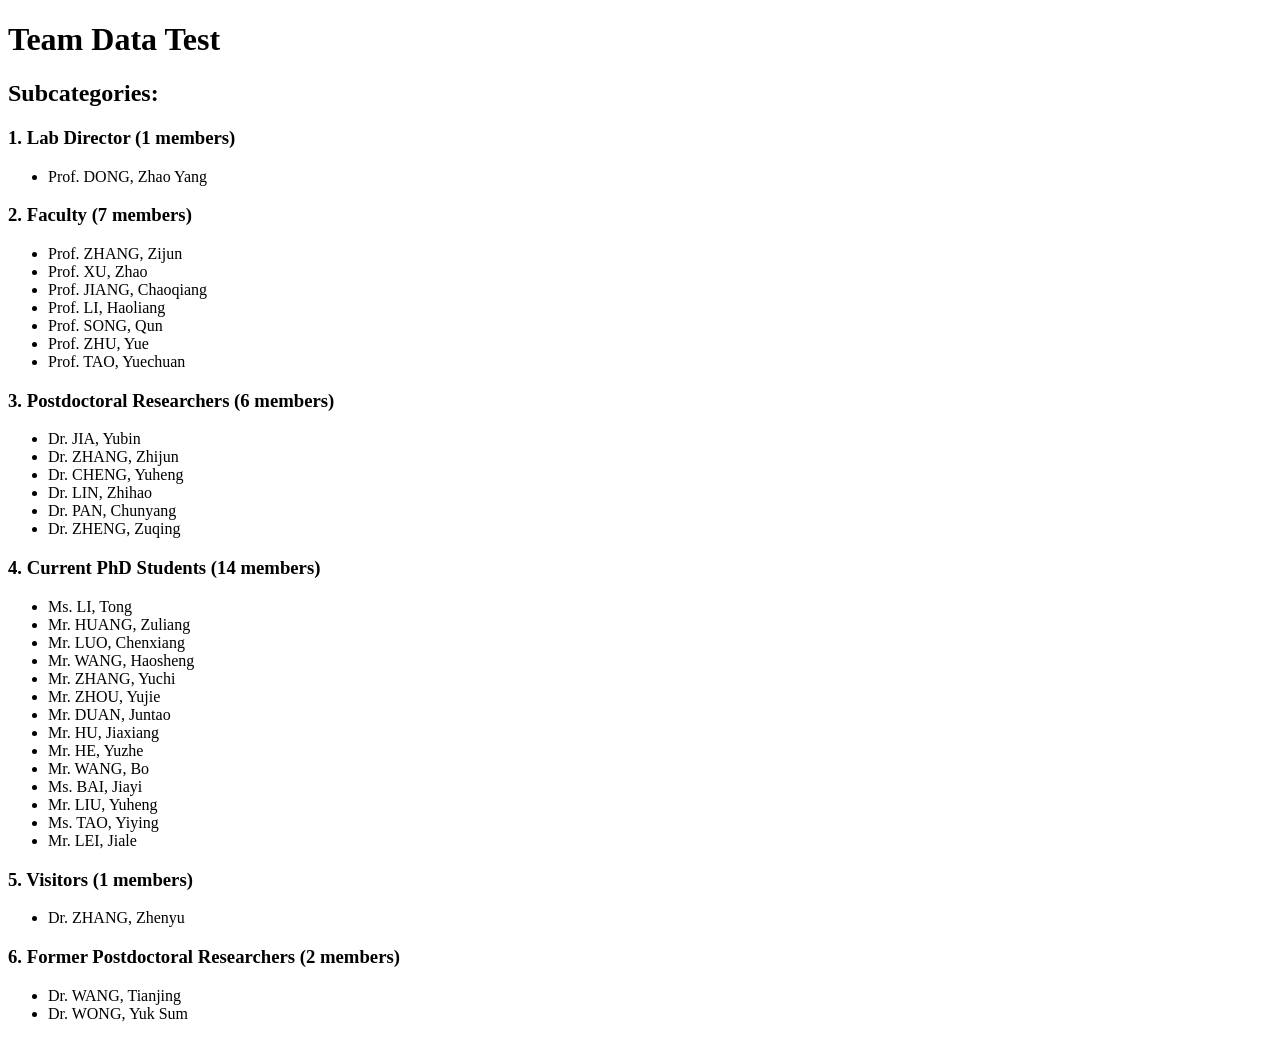
<file: test-team-data.html>
<!DOCTYPE html>
<html lang="en">
<head>
    <meta charset="UTF-8">
    <meta name="viewport" content="width=device-width, initial-scale=1.0">
    <title>Test Team Data</title>
</head>
<body>
    <h1>Team Data Test</h1>
    <div id="output"></div>

    <script>
        fetch('../data/team-members.json')
            .then(response => response.json())
            .then(data => {
                const output = document.getElementById('output');
                const subcategories = data.categories[0].subcategories;
                
                let html = '<h2>Subcategories:</h2>';
                subcategories.forEach((cat, index) => {
                    html += `<h3>${index + 1}. ${cat.name} (${cat.members.length} members)</h3>`;
                    html += '<ul>';
                    cat.members.forEach(member => {
                        html += `<li>${member.title}</li>`;
                    });
                    html += '</ul>';
                });
                
                output.innerHTML = html;
                console.log('Data loaded successfully:', data);
            })
            .catch(error => {
                console.error('Error loading data:', error);
                document.getElementById('output').innerHTML = `<p style="color: red;">Error: ${error.message}</p>`;
            });
    </script>
</body>
</html>
</file>
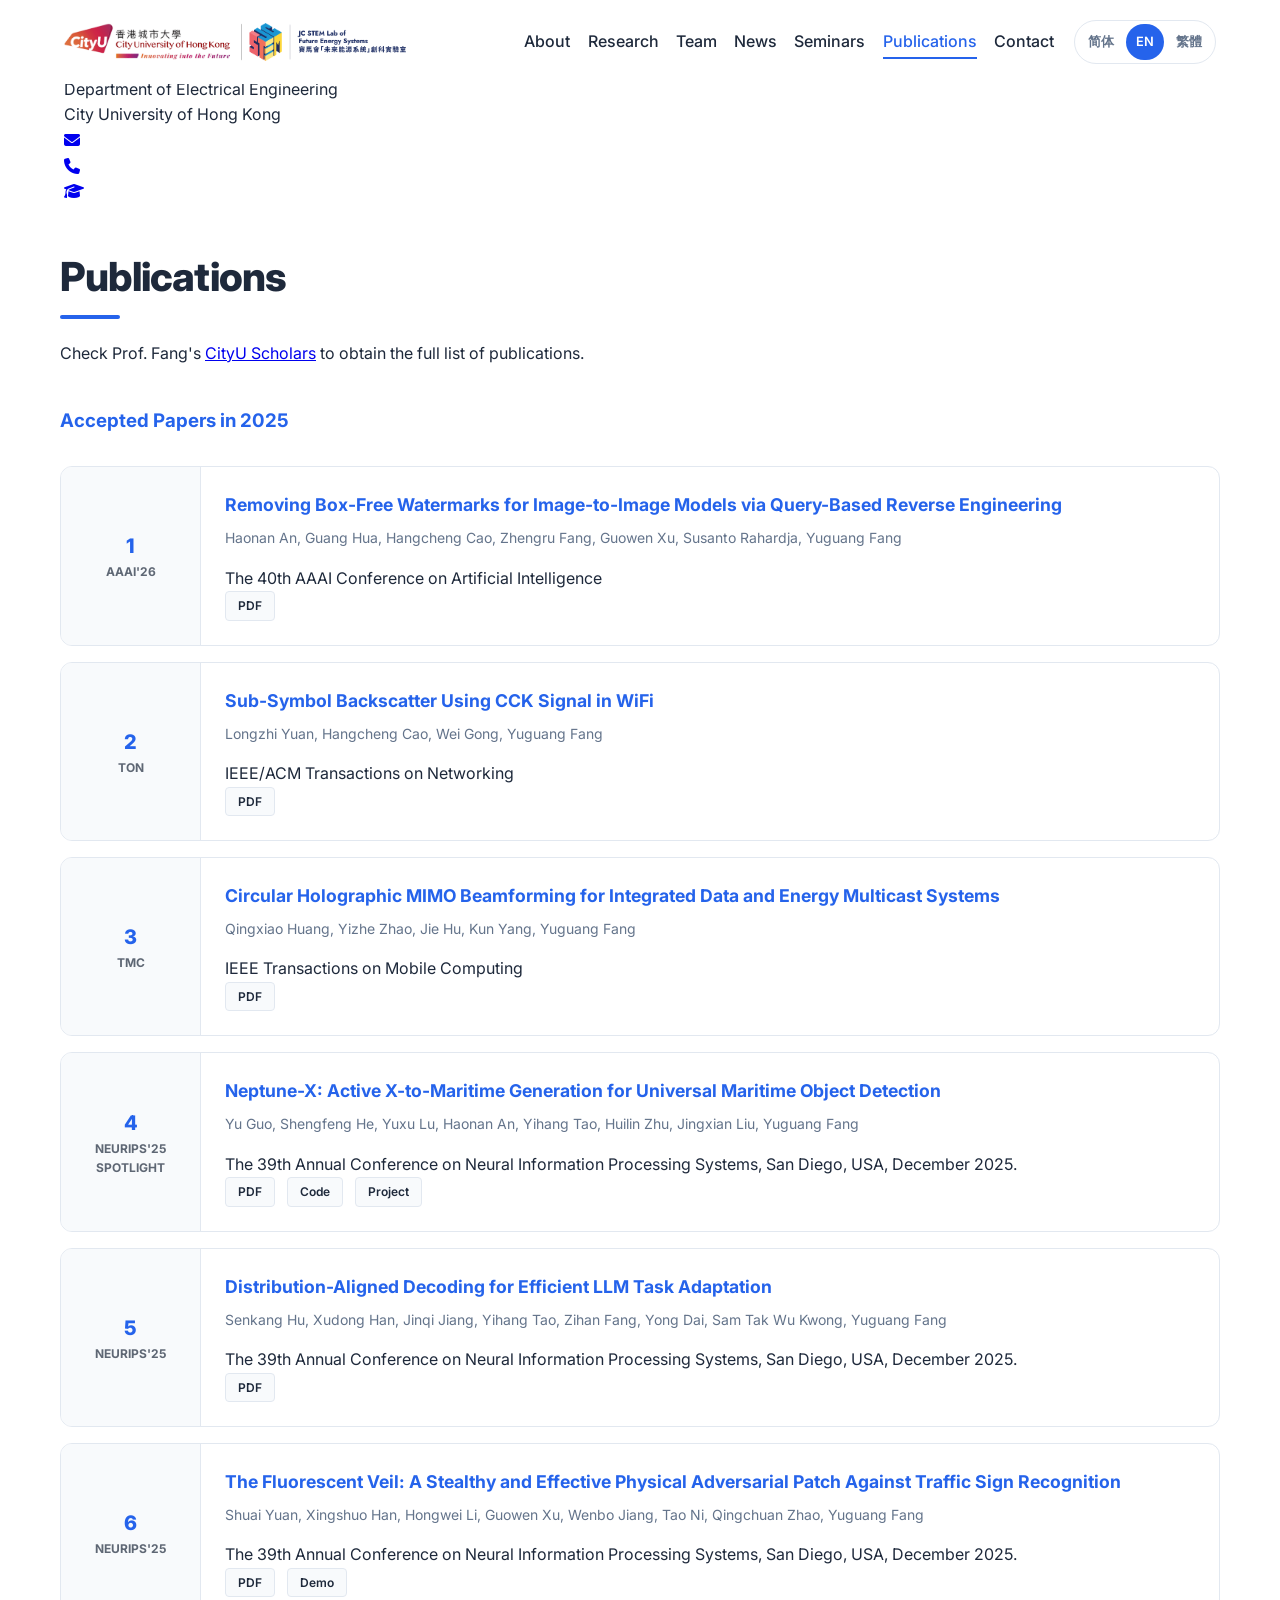
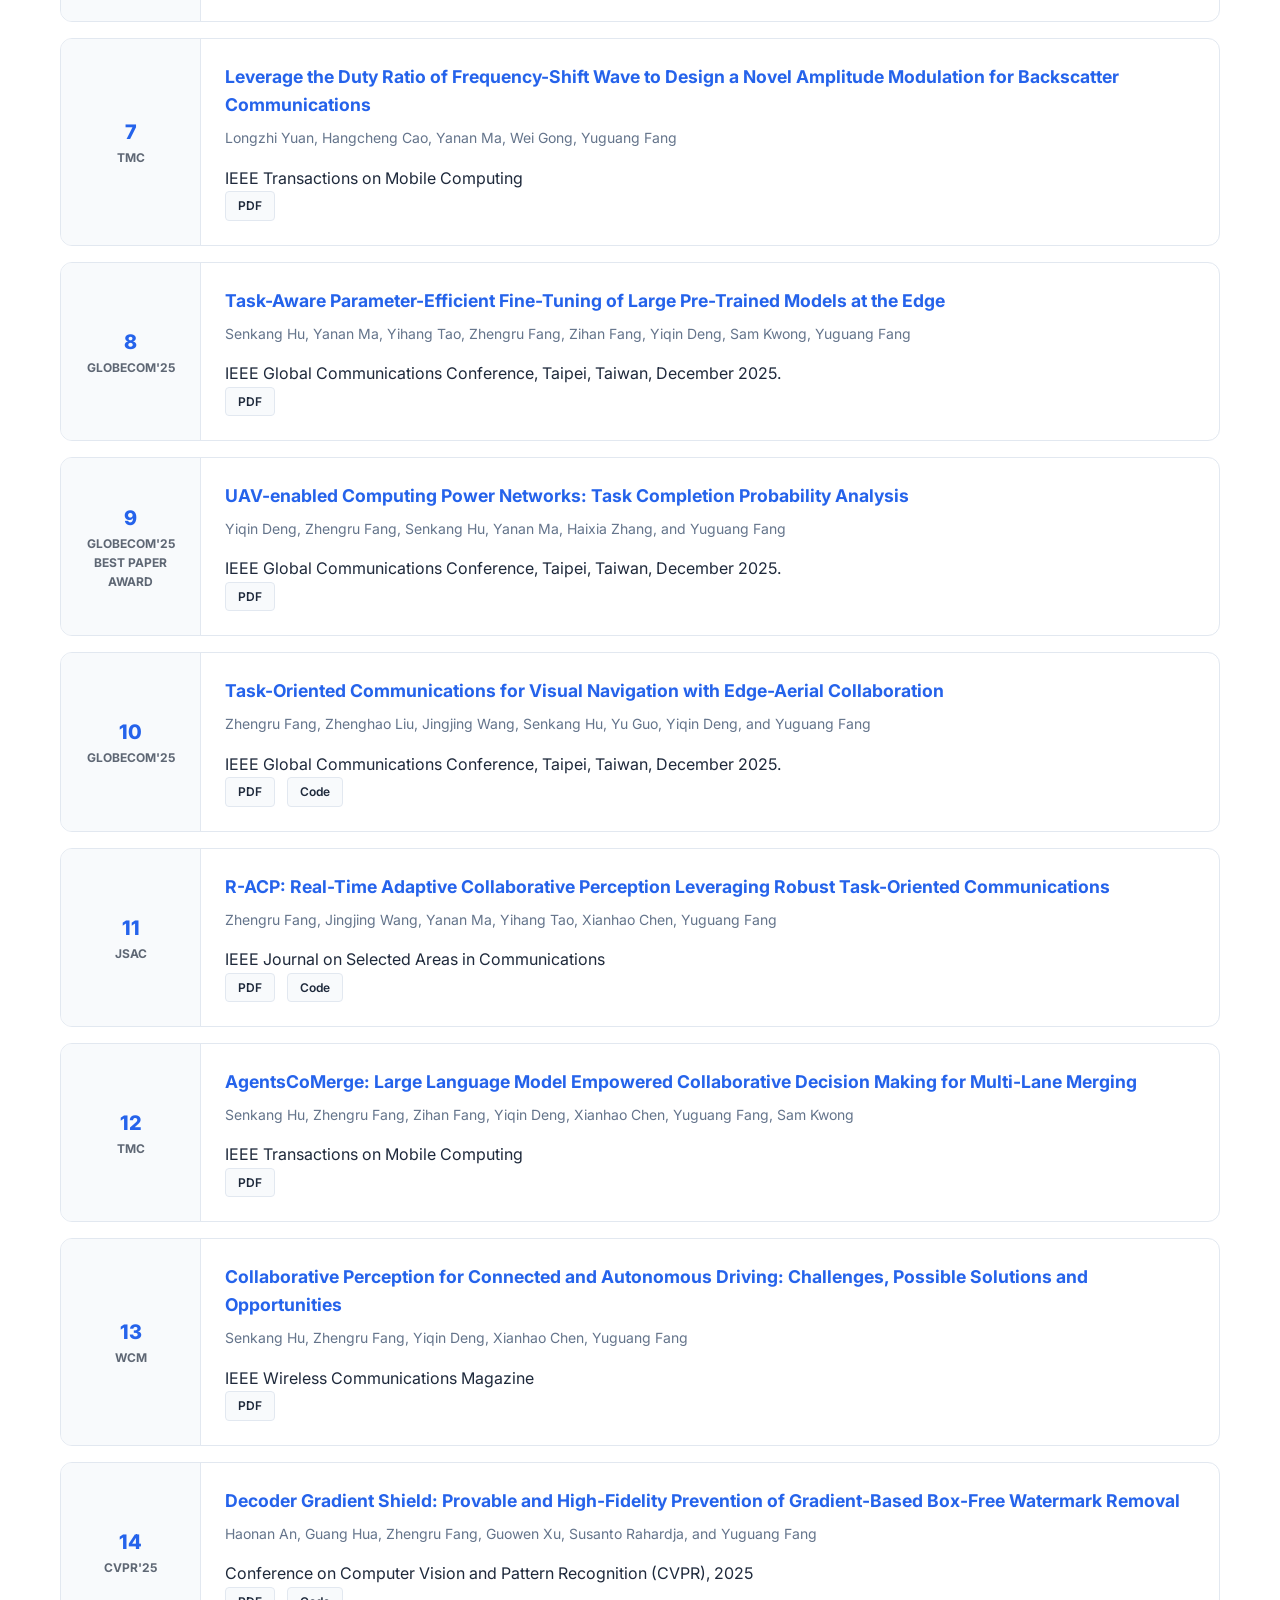
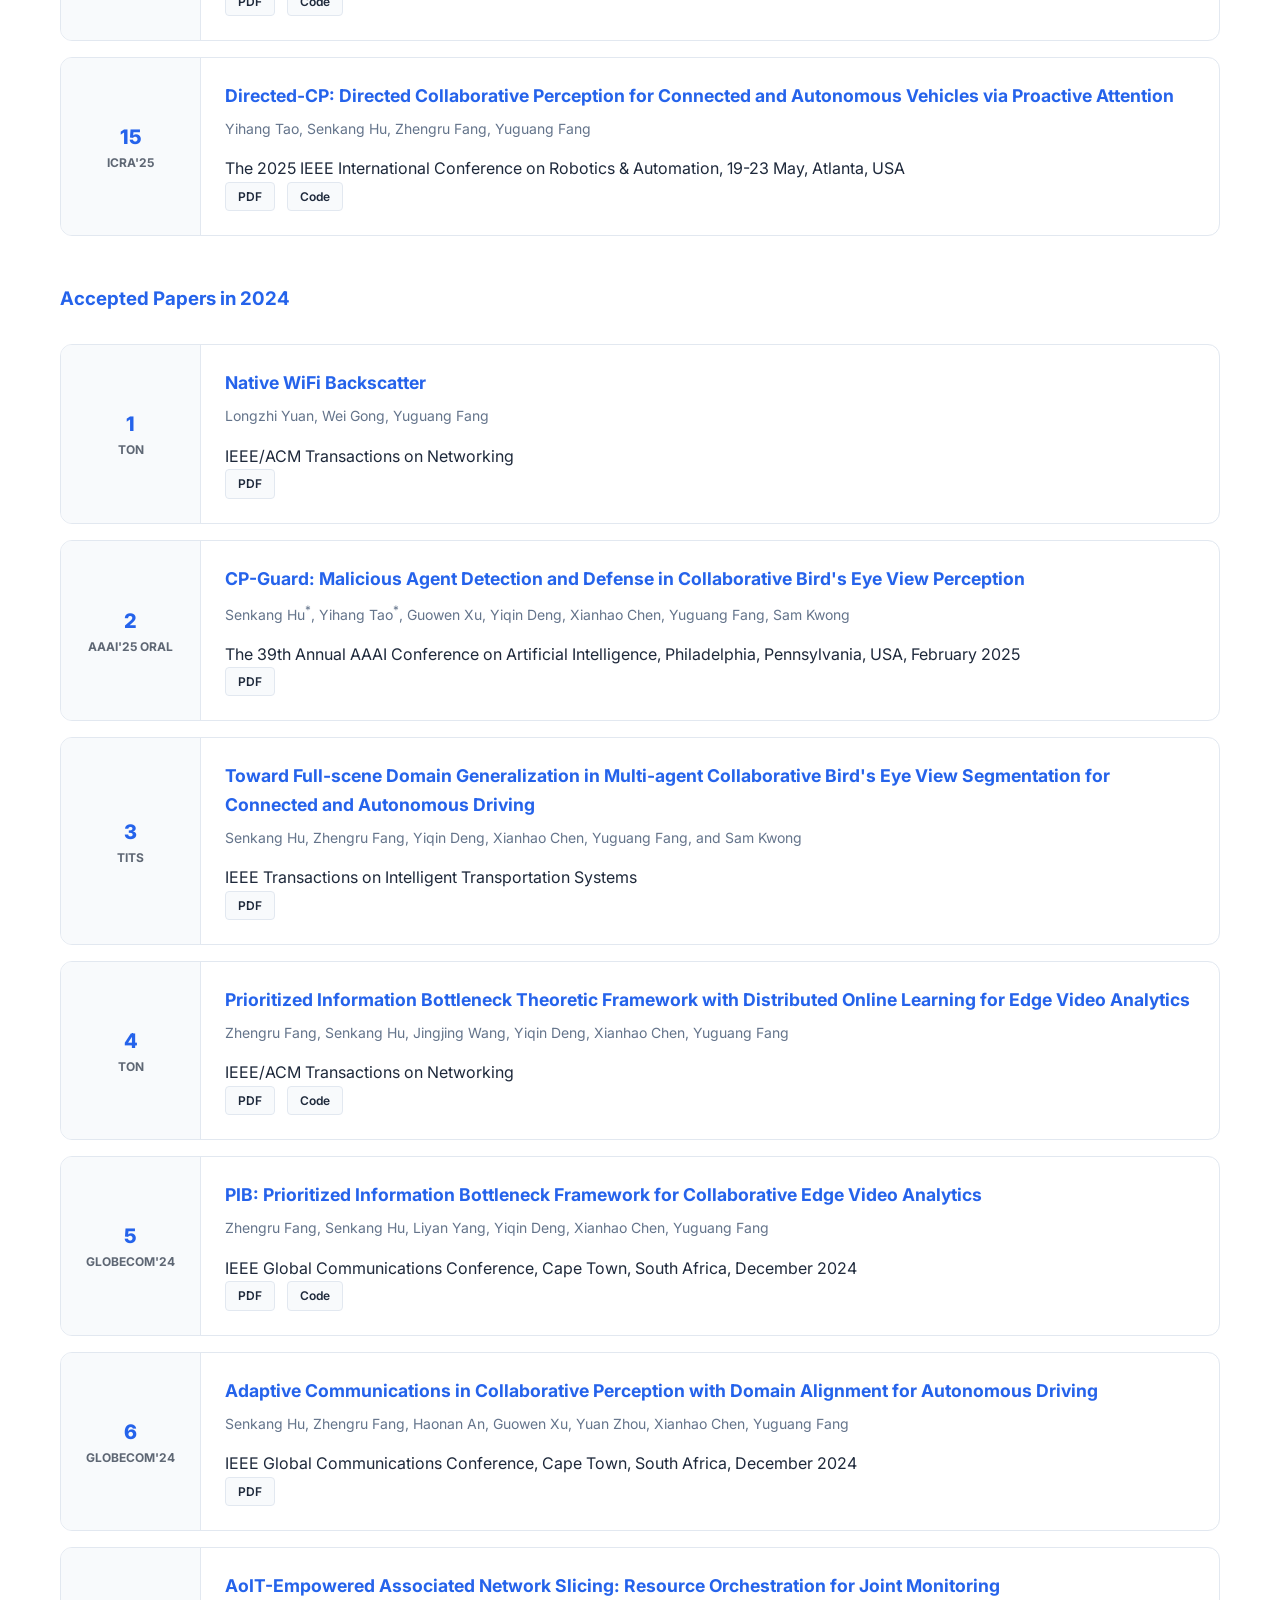
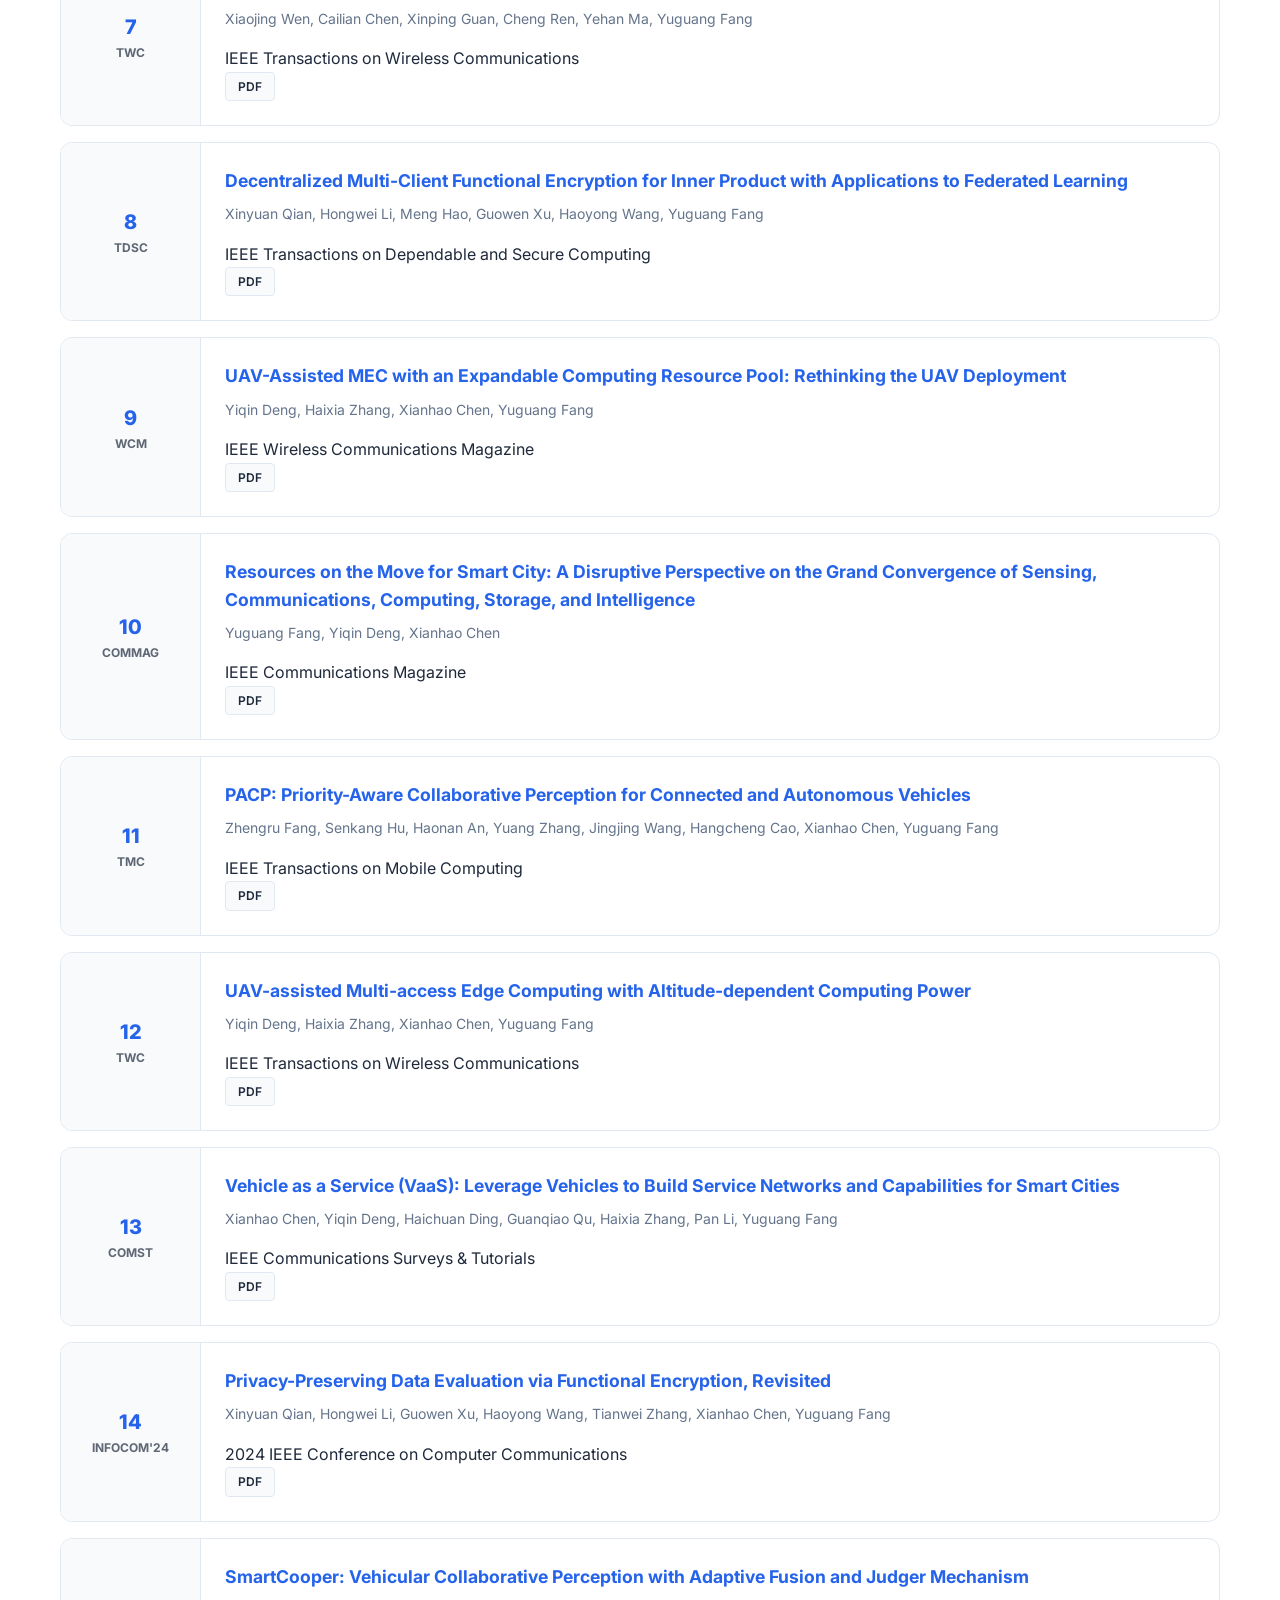
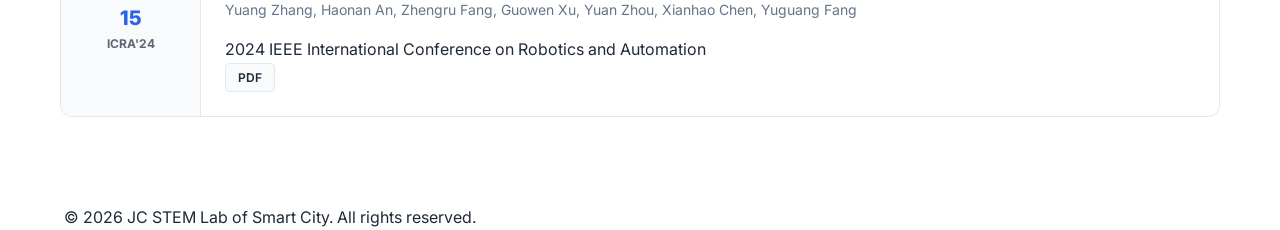
<file: pages/publications.html>
<!DOCTYPE html>
<html lang="en">
<head>
    <meta charset="UTF-8">
    <meta name="viewport" content="width=device-width, initial-scale=1.0">
    <title>Publications | JC STEM Lab of Future Energy Systems</title>
    <link rel="icon" type="image/png" href="/assets/favicon.png">
    <link rel="stylesheet" href="../styles.css">
    <link rel="stylesheet" href="../js/i18n.css">
    <script defer src="../js/i18n-content.js"></script>
    <script defer src="../js/i18n.js"></script>
    <link rel="stylesheet" href="https://cdnjs.cloudflare.com/ajax/libs/font-awesome/6.4.0/css/all.min.css">
    <link href="https://fonts.googleapis.com/css2?family=Inter:wght@300;400;500;600;700&display=swap" rel="stylesheet">
    <style>
        .publications-container {
            max-width: 1200px;
            margin: 0 auto;
            padding: 40px 20px;
        }
        .year-divider {
            margin-top: 40px;
            margin-bottom: 20px;
            font-weight: 700;
            color: var(--primary-color);
            border-bottom: 2px solid var(--background-color);
            padding-bottom: 10px;
        }
    </style>
</head>
<body>
    <header>
        <div class="container">
            <div class="header-content">
                <div class="profile-info">
                    <!-- Profile info will be loaded from JSON -->
                </div>
            </div>
        </div>
    </header>

    <nav id="main-nav">
        <div class="container nav-container">
            <div class="nav-brand">
                <a href="../index.html#about" class="logo-link">
                    <img src="../assets/logo.png" alt="JC STEM Lab Logo" class="nav-logo-img">
                </a>
            </div>
            <div class="nav-menu">
                <ul class="nav-links">
                    <li><a href="../index.html#about">About</a></li>
                    <li><a href="../index.html#research">Research</a></li>
                    <li><a href="team.html">Team</a></li>
                    <li><a href="../index.html#latest-news">News</a></li>
                    <li><a href="../index.html#seminar">Seminars</a></li>
                    <li><a href="publications.html" class="active">Publications</a></li>
                    <li><a href="../index.html#location">Contact</a></li>
                </ul>
            </div>
            <button class="mobile-toggle" aria-label="Toggle Navigation">
                <i class="fas fa-bars"></i>
            </button>
        </div>
    </nav>

    <main>
        <section class="publications-container">
            <h1 class="section-title">Publications</h1>
            <p> Check Prof. Fang's <a href="https://scholars.cityu.edu.hk/en/persons/yuguang-fang(b2d78936-ab0a-4186-9f64-0f468013de23)/publications.html" target="_blank">CityU Scholars</a> to obtain the full list of publications.</p>
            
            <!-- Publications will be loaded dynamically by year -->
            <div id="publications-by-year">
                <!-- Year sections will be created dynamically based on the data -->
            </div>
        </section>
    </main>

    <footer>
        <div class="container">
            <p>&copy; <span id="copyright-year"></span> JC STEM Lab of Smart City. All rights reserved.</p>
        </div>
    </footer>

    <script src="../script.js"></script>
    <script>
        document.addEventListener('DOMContentLoaded', function() {
            // Load profile info
            loadProfileInfo(true); // true indicates this is a subpage
            
            // Set copyright year
            document.getElementById('copyright-year').textContent = new Date().getFullYear();
            
            // Custom publication loading by year
            loadPublicationsByYear();
            
            // Filter button functionality
            setupFilters();
        });
        
        function loadPublicationsByYear() {
            fetch('../data/publications.json')
                .then(response => response.json())
                .then(publications => {
                    // Group publications by year
                    const pubsByYear = {};
                    
                    publications.forEach(pub => {
                        // Use the year field directly from the publication data
                        let year = pub.year;
                        
                        // Default to 2024 if no year found
                        year = year || "2024";
                        
                        // Add to year group
                        if (!pubsByYear[year]) {
                            pubsByYear[year] = [];
                        }
                        pubsByYear[year].push(pub);
                    });
                    
                    // Get the container for all publications
                    const publicationsByYearContainer = document.getElementById('publications-by-year');
                    
                    // Render publications by year
                    Object.keys(pubsByYear).sort().reverse().forEach(year => {
                        // Create year divider heading
                        const yearDivider = document.createElement('h3');
                        yearDivider.id = `year-${year}`;
                        yearDivider.className = 'year-divider';
                        yearDivider.textContent = `Accepted Papers in ${year}`;
                        
                        // Create publications list container for this year
                        const yearList = document.createElement('div');
                        yearList.className = 'publications-list';
                        yearList.dataset.year = year;
                        
                        // Add to main container
                        publicationsByYearContainer.appendChild(yearDivider);
                        publicationsByYearContainer.appendChild(yearList);
                        
                        // Render publications for this year
                        renderPublications(pubsByYear[year], yearList);
                    });
                })
                .catch(error => {
                    console.error('Error loading publications data:', error);
                });
        }
        
        function renderPublications(publications, container) {
            // Counter for auto-numbering publications
            let counter = 1;
            
            publications.forEach(pub => {
                const pubElement = document.createElement('div');
                const classes = ['publication', pub.type];
                if (pub.isFirstAuthor) classes.push('first-author');
                pubElement.className = classes.join(' ');
                pubElement.dataset.year = pub.year || "2024"; // Use year field directly, default to 2024
                
                // Create venue/type label for left side
                const venueElement = document.createElement('div');
                venueElement.className = 'pub-venue-label';
                
                // Determine what text to show in the left column
                let venueText = '';
                if (pub.type === 'preprint') {
                    venueText = 'Preprint';
                } else if (pub.venue) {
                    // Extract short venue name from the venue string or tags
                    const venueTag = pub.tags.find(tag => tag.class === 'venue-tag');
                    venueText = venueTag ? venueTag.text : pub.venue.split(',')[0].split(' ').pop();
                }
                
                // Create publication number
                const numberElement = document.createElement('span');
                numberElement.className = 'pub-number';
                numberElement.textContent = counter++;
                
                venueElement.appendChild(numberElement);
                
                // Add venue text below the number
                const venueTextElement = document.createElement('span');
                venueTextElement.className = 'venue-text';
                // Allow explicit line breaks from data (e.g., "GLOBECOM'25<br>Best Paper Award")
                venueTextElement.innerHTML = venueText;
                venueElement.appendChild(venueTextElement);
                
                // Create publication content container
                const contentElement = document.createElement('div');
                contentElement.className = 'pub-content';
                
                // Add title
                const titleElement = document.createElement('h3');
                titleElement.textContent = pub.title;
                contentElement.appendChild(titleElement);
                
                // Add authors
                const authorsElement = document.createElement('p');
                authorsElement.className = 'authors';
                authorsElement.innerHTML = pub.authors;
                contentElement.appendChild(authorsElement);
                
                // Add full venue if it exists (for accepted papers)
                if (pub.venue) {
                    const fullVenueElement = document.createElement('p');
                    fullVenueElement.className = 'venue';
                    fullVenueElement.textContent = pub.venue;
                    contentElement.appendChild(fullVenueElement);
                }
                
                // Add tags
                const tagsContainer = document.createElement('div');
                tagsContainer.className = 'pub-tags';
                
                pub.tags.forEach(tag => {
                    // Skip venue tag as we're now showing it on the left
                    if (tag.class === 'venue-tag') return;
                    
                    if (tag.link) {
                        const tagLink = document.createElement('a');
                        tagLink.href = tag.link;
                        tagLink.className = `tag ${tag.class}`;
                        tagLink.textContent = tag.text;
                        tagLink.target = "_blank";
                        tagLink.rel = "noopener noreferrer";
                        tagsContainer.appendChild(tagLink);
                    } else {
                        const tagSpan = document.createElement('span');
                        tagSpan.className = `tag ${tag.class}`;
                        tagSpan.textContent = tag.text;
                        tagsContainer.appendChild(tagSpan);
                    }
                });
                
                contentElement.appendChild(tagsContainer);
                
                // Combine elements and add to publications list
                pubElement.appendChild(venueElement);
                pubElement.appendChild(contentElement);
                container.appendChild(pubElement);
            });
        }
        
        function extractYear(pub) {
            // Use the year field directly from the publication data
            return pub.year || "2024"; // Default to 2024 if no year found
        }
        
        function setupFilters() {
            const filterButtons = document.querySelectorAll('.filter-btn');
            
            filterButtons.forEach(button => {
                button.addEventListener('click', function() {
                    // Remove active class from all buttons
                    filterButtons.forEach(btn => btn.classList.remove('active'));
                    
                    // Add active class to clicked button
                    this.classList.add('active');
                    
                    const filter = this.getAttribute('data-filter');
                    
                    // Show/hide year dividers based on filter
                    document.querySelectorAll('.year-divider').forEach(divider => {
                        const year = divider.id.replace('year-', '');
                        if (filter === 'all' || filter === year) {
                            divider.style.display = 'block';
                        } else if (filter === 'first-author') {
                            divider.style.display = 'block';
                        } else {
                            divider.style.display = 'none';
                        }
                    });
                    
                    // Filter publications
                    document.querySelectorAll('.publication').forEach(pub => {
                        if (filter === 'all') {
                            pub.style.display = 'flex';
                        } else if (filter === 'first-author') {
                            if (pub.classList.contains('first-author')) {
                                pub.style.display = 'flex';
                            } else {
                                pub.style.display = 'none';
                            }
                        } else {
                            // Filter by year
                            const pubYear = pub.dataset.year;
                            if (pubYear === filter) {
                                pub.style.display = 'flex';
                            } else {
                                pub.style.display = 'none';
                            }
                        }
                    });
                });
            });
        }
    </script>
</body>
</html>
</file>
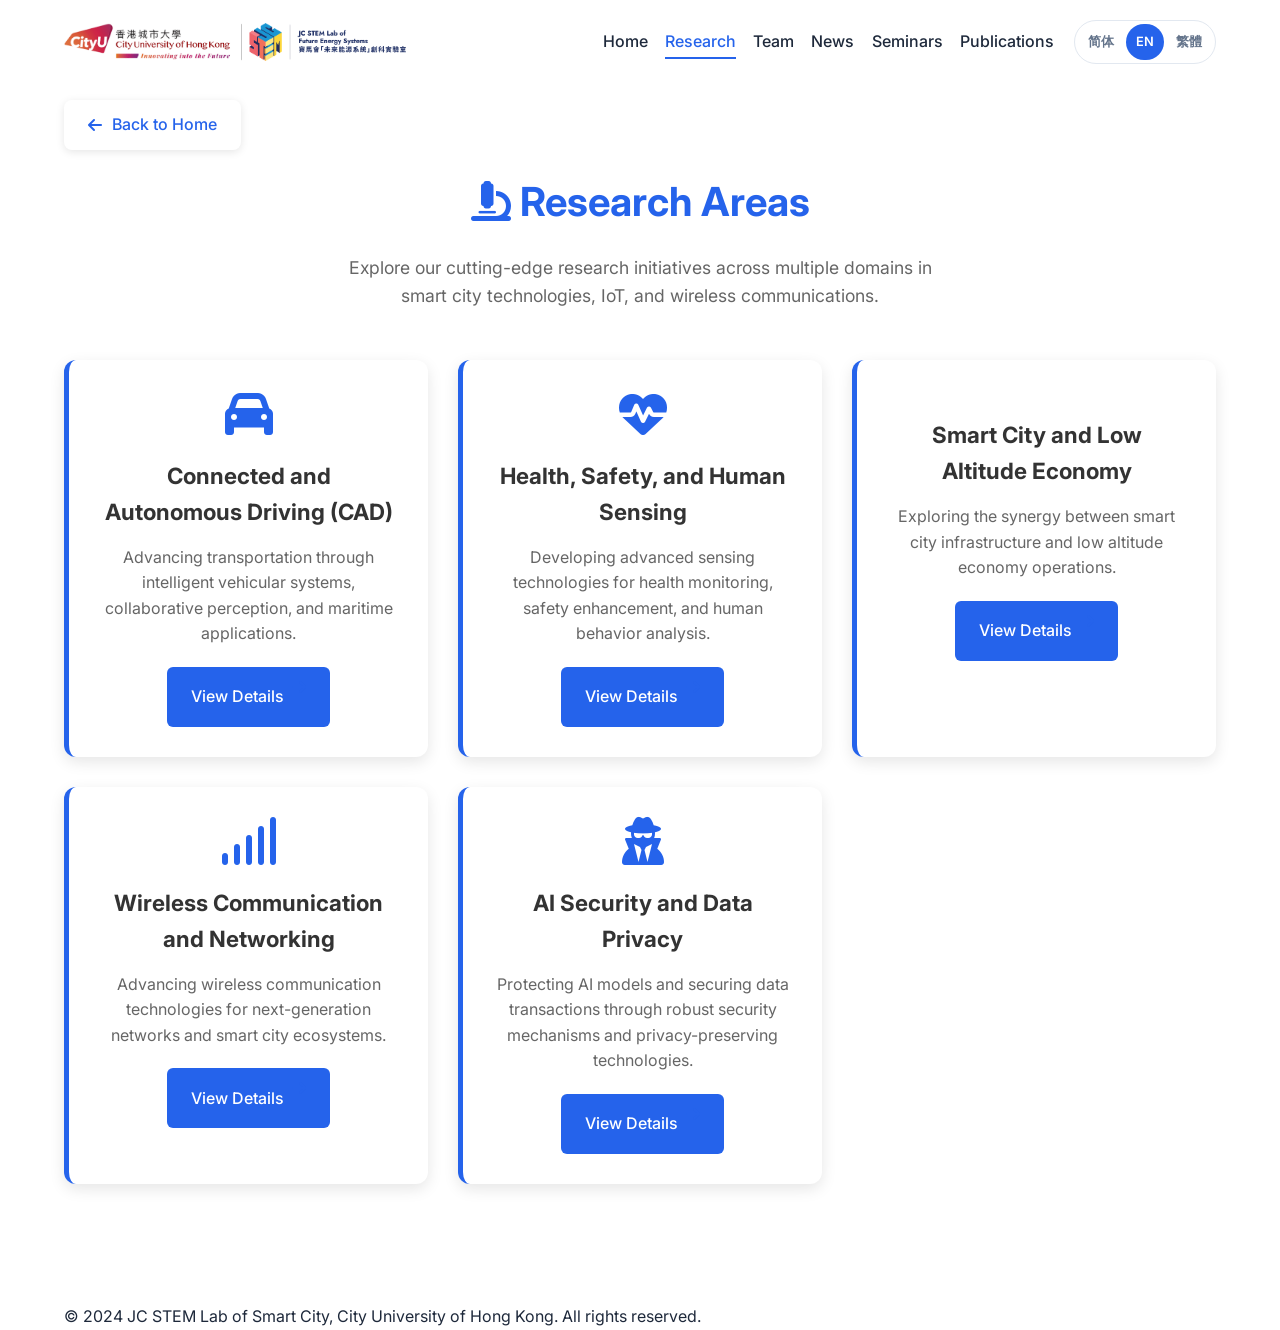
<file: pages/research-index.html>
<!DOCTYPE html>
<html lang="en">
<head>
    <meta charset="UTF-8">
    <meta name="viewport" content="width=device-width, initial-scale=1.0">
    <title>Research Areas Index | JC STEM Lab of Future Energy Systems</title>
    <link rel="icon" type="image/png" href="/assets/favicon.png">
    <link rel="stylesheet" href="../styles.css">
    <link rel="stylesheet" href="../js/i18n.css">
    <script defer src="../js/i18n-content.js"></script>
    <script defer src="../js/i18n.js"></script>
    <link rel="stylesheet" href="https://cdnjs.cloudflare.com/ajax/libs/font-awesome/6.4.0/css/all.min.css">
    <link href="https://fonts.googleapis.com/css2?family=Inter:wght@300;400;500;600;700&display=swap" rel="stylesheet">
    <style>
        .research-index-container {
            margin: 40px 0;
        }
        
        .research-index-header {
            text-align: center;
            margin-bottom: 50px;
        }
        
        .research-index-header h1 {
            font-size: 2.5rem;
            color: var(--primary-color);
            margin-bottom: 20px;
        }
        
        .research-index-header p {
            font-size: 1.1rem;
            color: #666;
            max-width: 600px;
            margin: 0 auto;
        }
        
        .research-areas-grid {
            display: grid;
            grid-template-columns: repeat(auto-fit, minmax(300px, 1fr));
            gap: 30px;
            margin: 40px 0;
        }
        
        .research-area-card {
            background: white;
            border-radius: 12px;
            padding: 30px;
            box-shadow: 0 5px 15px rgba(0,0,0,0.1);
            transition: all 0.3s ease;
            text-align: center;
            border-left: 5px solid var(--primary-color);
        }
        
        .research-area-card:hover {
            transform: translateY(-5px);
            box-shadow: 0 10px 25px rgba(0,0,0,0.15);
        }
        
        .research-area-card i {
            font-size: 3rem;
            color: var(--primary-color);
            margin-bottom: 20px;
        }
        
        .research-area-card h3 {
            font-size: 1.4rem;
            margin-bottom: 15px;
            color: #333;
        }
        
        .research-area-card p {
            color: #666;
            margin-bottom: 20px;
            line-height: 1.6;
        }
        
        .research-area-card a {
            display: inline-flex;
            align-items: center;
            padding: 12px 24px;
            background: var(--primary-color);
            color: white;
            text-decoration: none;
            border-radius: 6px;
            font-weight: 500;
            transition: background 0.3s ease;
        }
        
        .research-area-card a:hover {
            background: #a02d42;
        }
        
        .research-area-card a i {
            margin-left: 8px;
            font-size: 1rem;
        }
        
        .back-to-home {
            display: inline-flex;
            align-items: center;
            margin: 20px 0;
            color: var(--primary-color);
            text-decoration: none;
            font-weight: 500;
            padding: 12px 24px;
            background: var(--background-color);
            border-radius: 8px;
            transition: all 0.3s ease;
            box-shadow: 0 2px 8px rgba(0,0,0,0.1);
        }
        
        .back-to-home i {
            margin-right: 10px;
        }
        
        .back-to-home:hover {
            background: var(--primary-color);
            color: white;
            transform: translateX(-5px);
        }
        
        /* Color variations for different cards */
        /* Unified academic theme: keep a single brand accent */
        .card-cad,
        .card-health,
        .card-smart-city,
        .card-wireless,
        .card-ai { border-left-color: var(--primary-color); }
        .card-cad i,
        .card-health i,
        .card-smart-city i,
        .card-wireless i,
        .card-ai i { color: var(--primary-color); }
        .card-cad a,
        .card-health a,
        .card-smart-city a,
        .card-wireless a,
        .card-ai a { background: var(--primary-color); }
        .card-cad a:hover,
        .card-health a:hover,
        .card-smart-city a:hover,
        .card-wireless a:hover,
        .card-ai a:hover { background: var(--primary-2, #3B82F6); }
    </style>
</head>
<body>
    <nav id="main-nav">
        <div class="container nav-container">
            <div class="nav-brand">
                <a href="../index.html#about" class="logo-link">
                    <img src="../assets/logo.png" alt="JC STEM Lab Logo" class="nav-logo-img">
                </a>
            </div>
            <div class="nav-menu">
                <ul class="nav-links">
                    <li><a href="../index.html#about">Home</a></li>
                    <li><a href="../index.html#research" class="active">Research</a></li>
                    <li><a href="../index.html#team">Team</a></li>
                    <li><a href="../index.html#latest-news">News</a></li>
                    <li><a href="../index.html#seminar">Seminars</a></li>
                    <li><a href="../index.html#publications">Publications</a></li>
                </ul>
            </div>
            <button class="mobile-toggle" aria-label="Toggle Navigation">
                <i class="fas fa-bars"></i>
            </button>
        </div>
    </nav>

    <main>
        <section class="section">
            <div class="container">
                <a href="../index.html#research" class="back-to-home">
                    <i class="fas fa-arrow-left"></i> Back to Home
                </a>
                
                <div class="research-index-header">
                    <h1><i class="fas fa-microscope"></i> Research Areas</h1>
                    <p>Explore our cutting-edge research initiatives across multiple domains in smart city technologies, IoT, and wireless communications.</p>
                </div>
                
                <div class="research-areas-grid">
                    
                    <div class="research-area-card card-cad">
                        <i class="fas fa-car"></i>
                        <h3>Connected and Autonomous Driving (CAD)</h3>
                        <p>Advancing transportation through intelligent vehicular systems, collaborative perception, and maritime applications.</p>
                        <a href="research-connected-autonomous-driving.html">
                            View Details <i class="fas fa-arrow-right"></i>
                        </a>
                    </div>
                    
                    <div class="research-area-card card-health">
                        <i class="fas fa-heartbeat"></i>
                        <h3>Health, Safety, and Human Sensing</h3>
                        <p>Developing advanced sensing technologies for health monitoring, safety enhancement, and human behavior analysis.</p>
                        <a href="research-health-safety-sensing.html">
                            View Details <i class="fas fa-arrow-right"></i>
                        </a>
                    </div>
                    
                    <div class="research-area-card card-smart-city">
                        <i class="fas fa-drone"></i>
                        <h3>Smart City and Low Altitude Economy</h3>
                        <p>Exploring the synergy between smart city infrastructure and low altitude economy operations.</p>
                        <a href="research-smart-city-low-altitude-economy.html">
                            View Details <i class="fas fa-arrow-right"></i>
                        </a>
                    </div>
                    
                    <div class="research-area-card card-wireless">
                        <i class="fas fa-signal"></i>
                        <h3>Wireless Communication and Networking</h3>
                        <p>Advancing wireless communication technologies for next-generation networks and smart city ecosystems.</p>
                        <a href="research-wireless-communication-networking.html">
                            View Details <i class="fas fa-arrow-right"></i>
                        </a>
                    </div>
                    
                    <div class="research-area-card card-ai">
                        <i class="fas fa-user-secret"></i>
                        <h3>AI Security and Data Privacy</h3>
                        <p>Protecting AI models and securing data transactions through robust security mechanisms and privacy-preserving technologies.</p>
                        <a href="research-ai-security-data-privacy.html">
                            View Details <i class="fas fa-arrow-right"></i>
                        </a>
                    </div>
                    
                </div>
            </div>
        </section>
    </main>

    <footer>
        <div class="container">
            <p>&copy; 2024 JC STEM Lab of Smart City, City University of Hong Kong. All rights reserved.</p>
        </div>
    </footer>
</body>
</html>
</file>
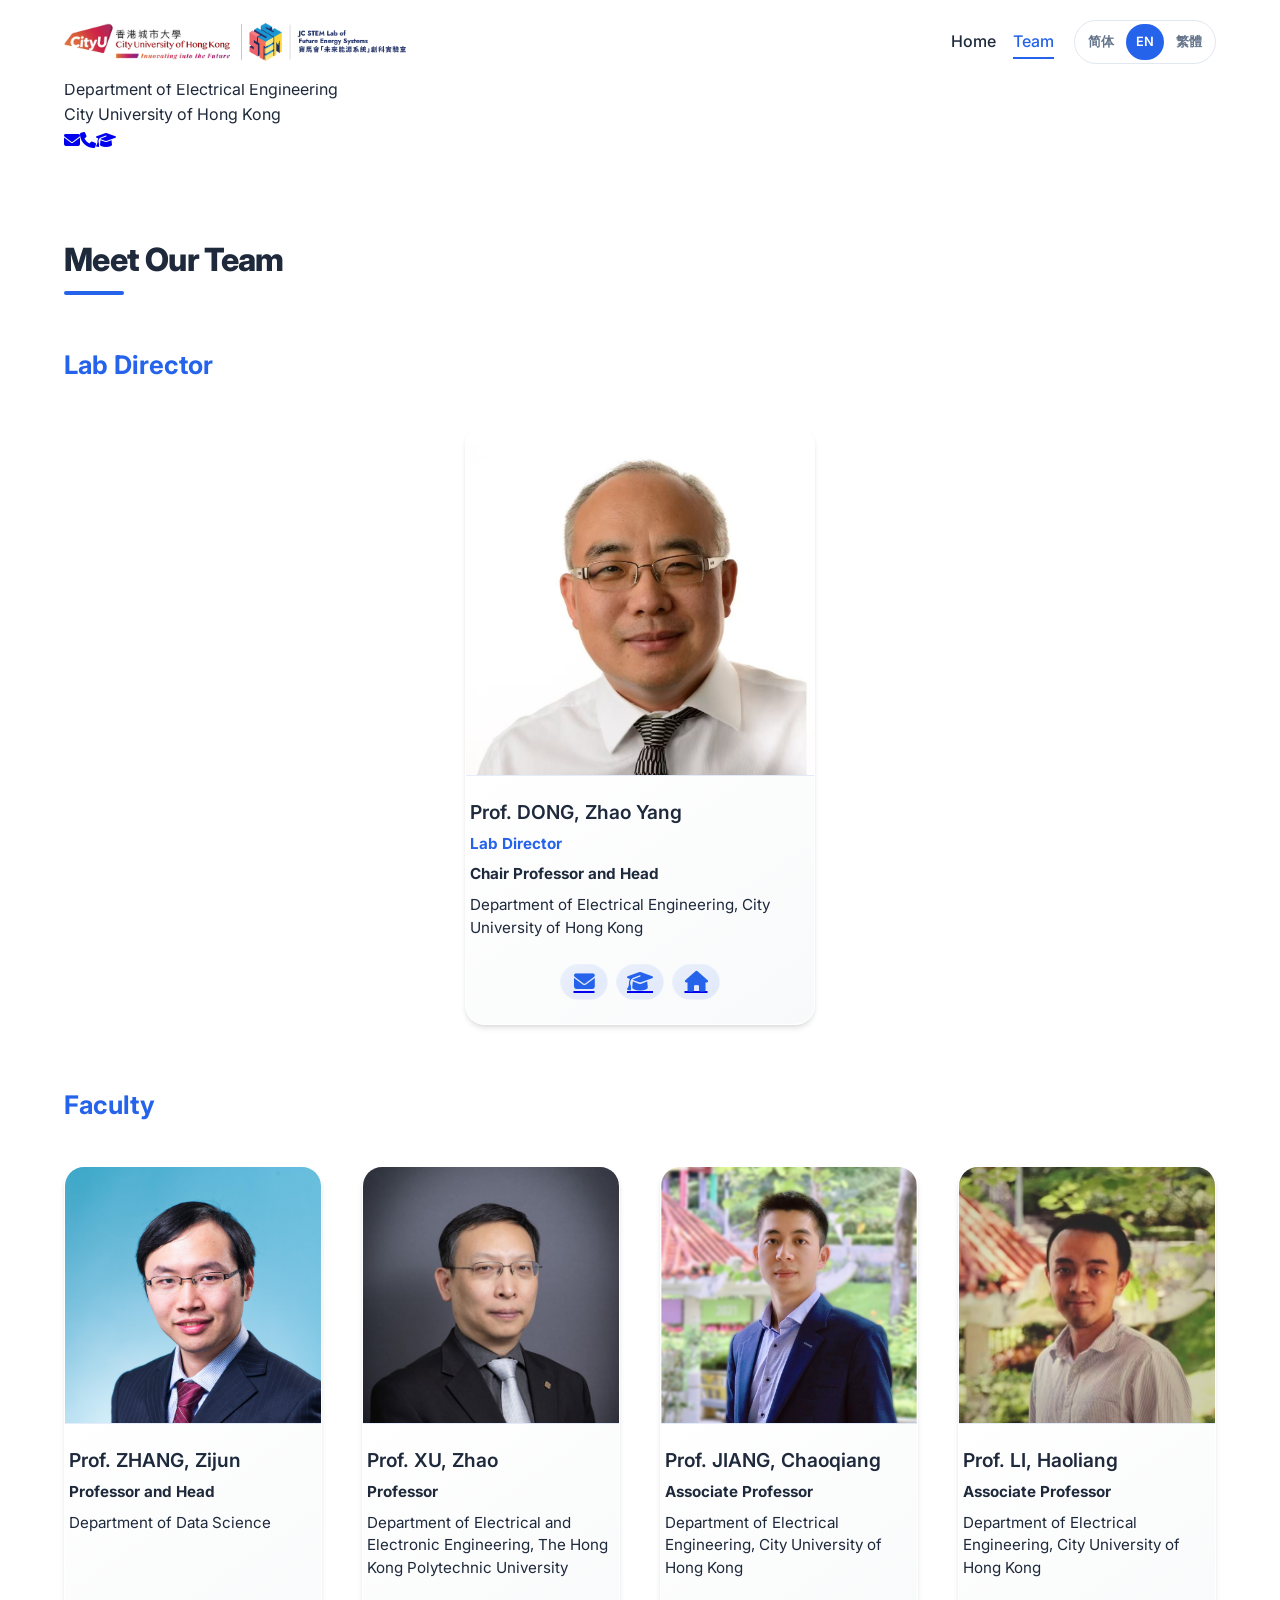
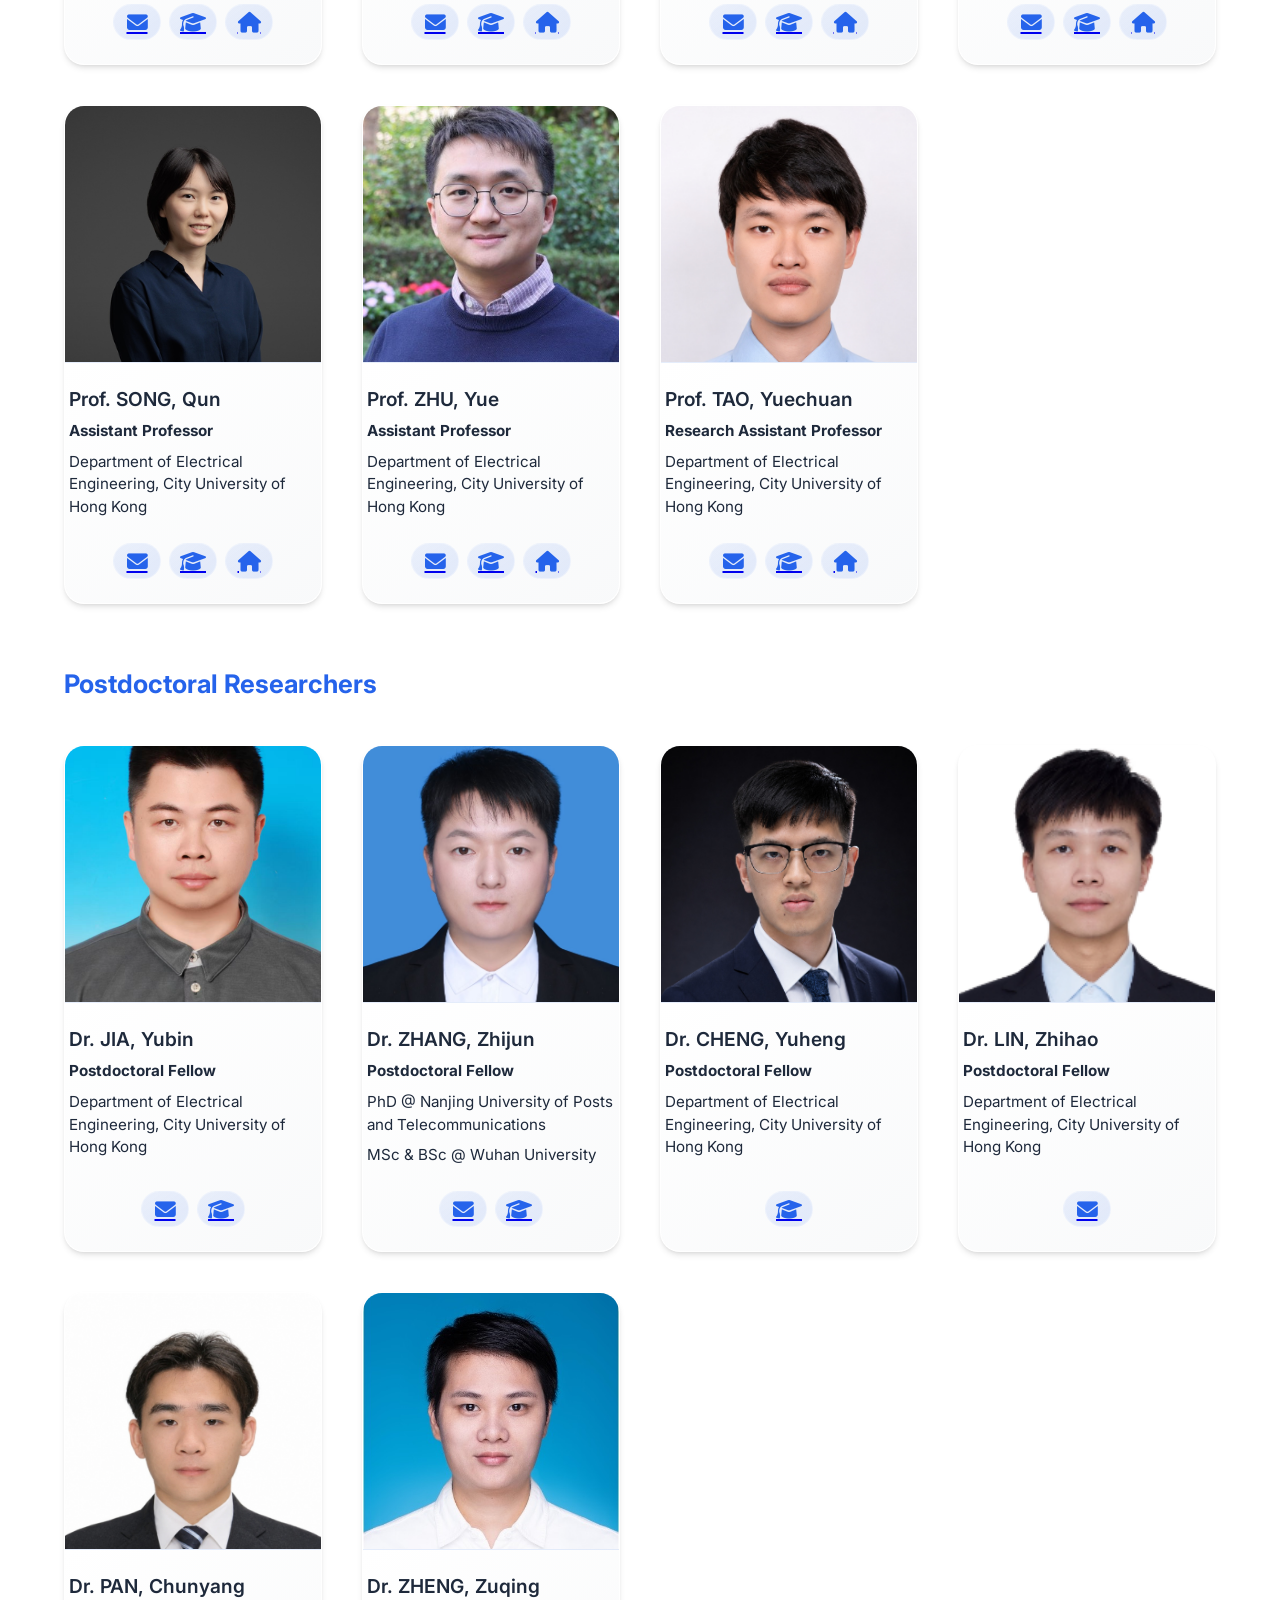
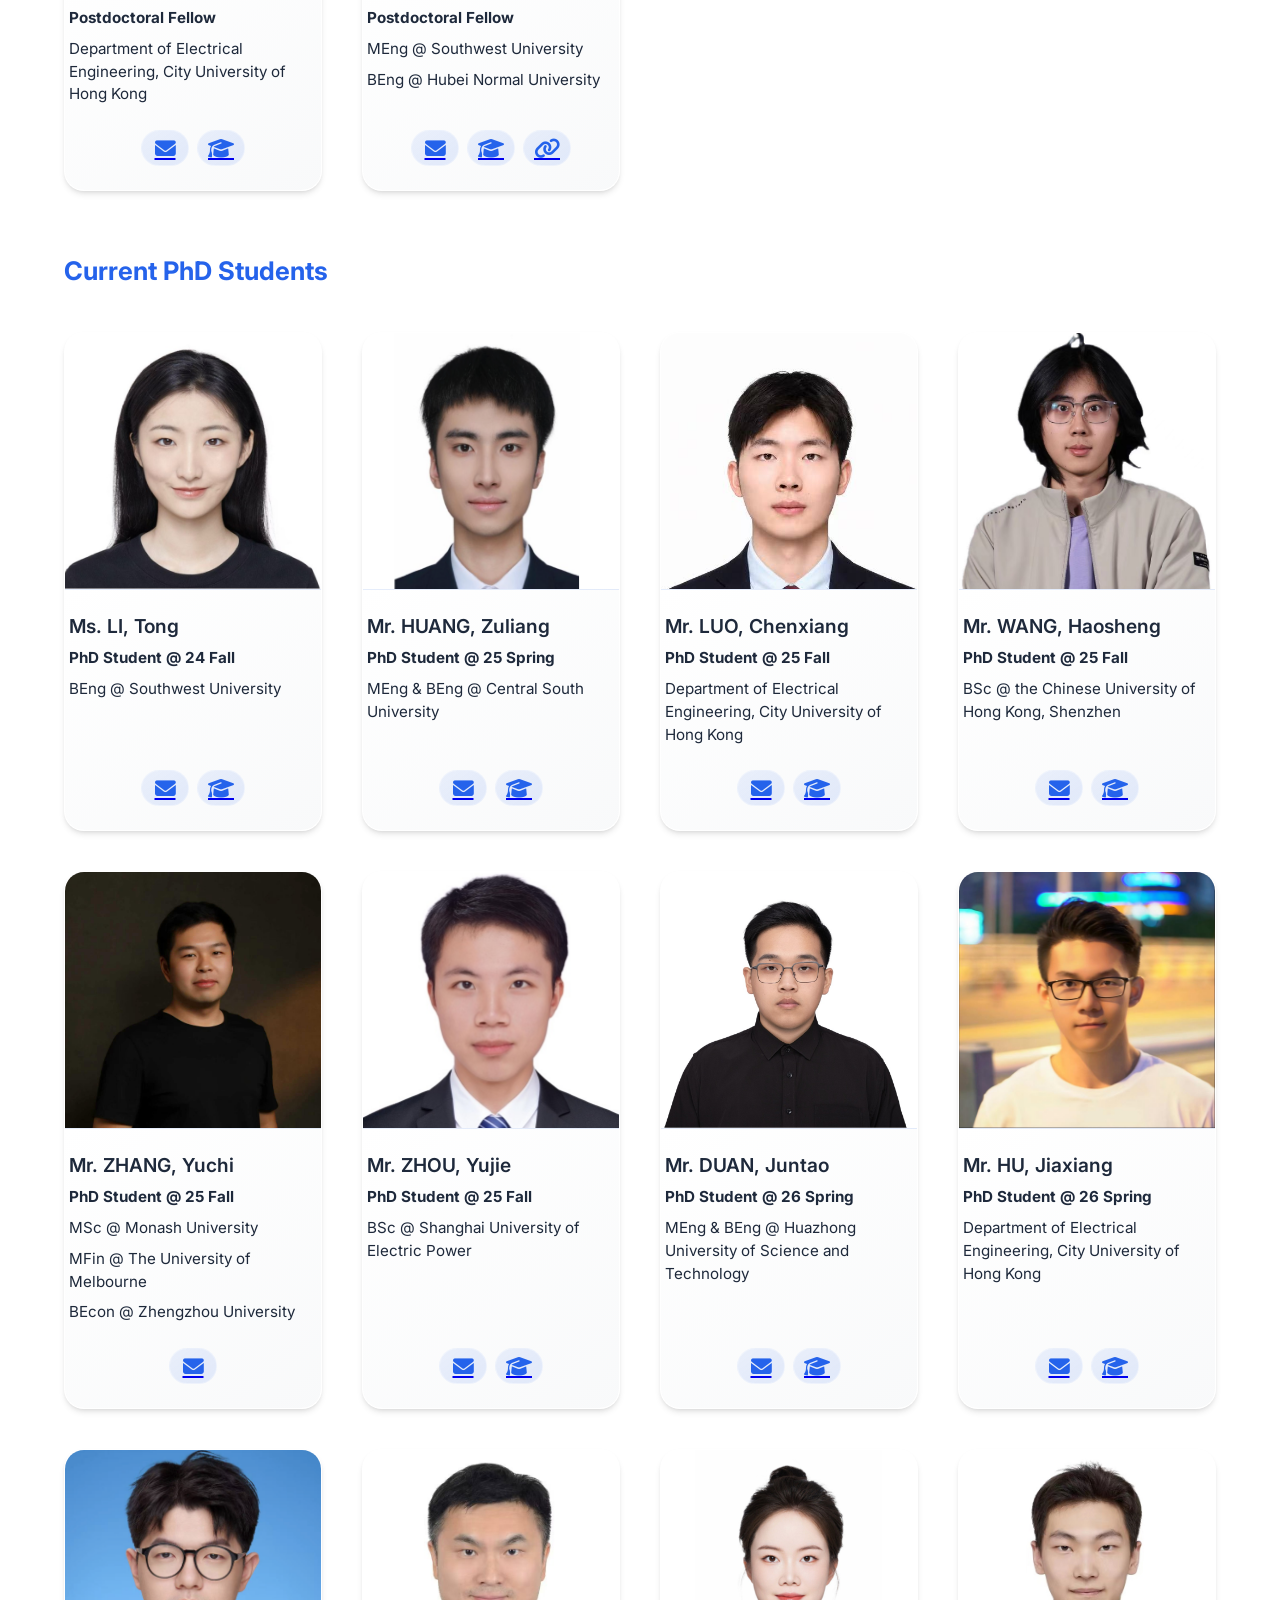
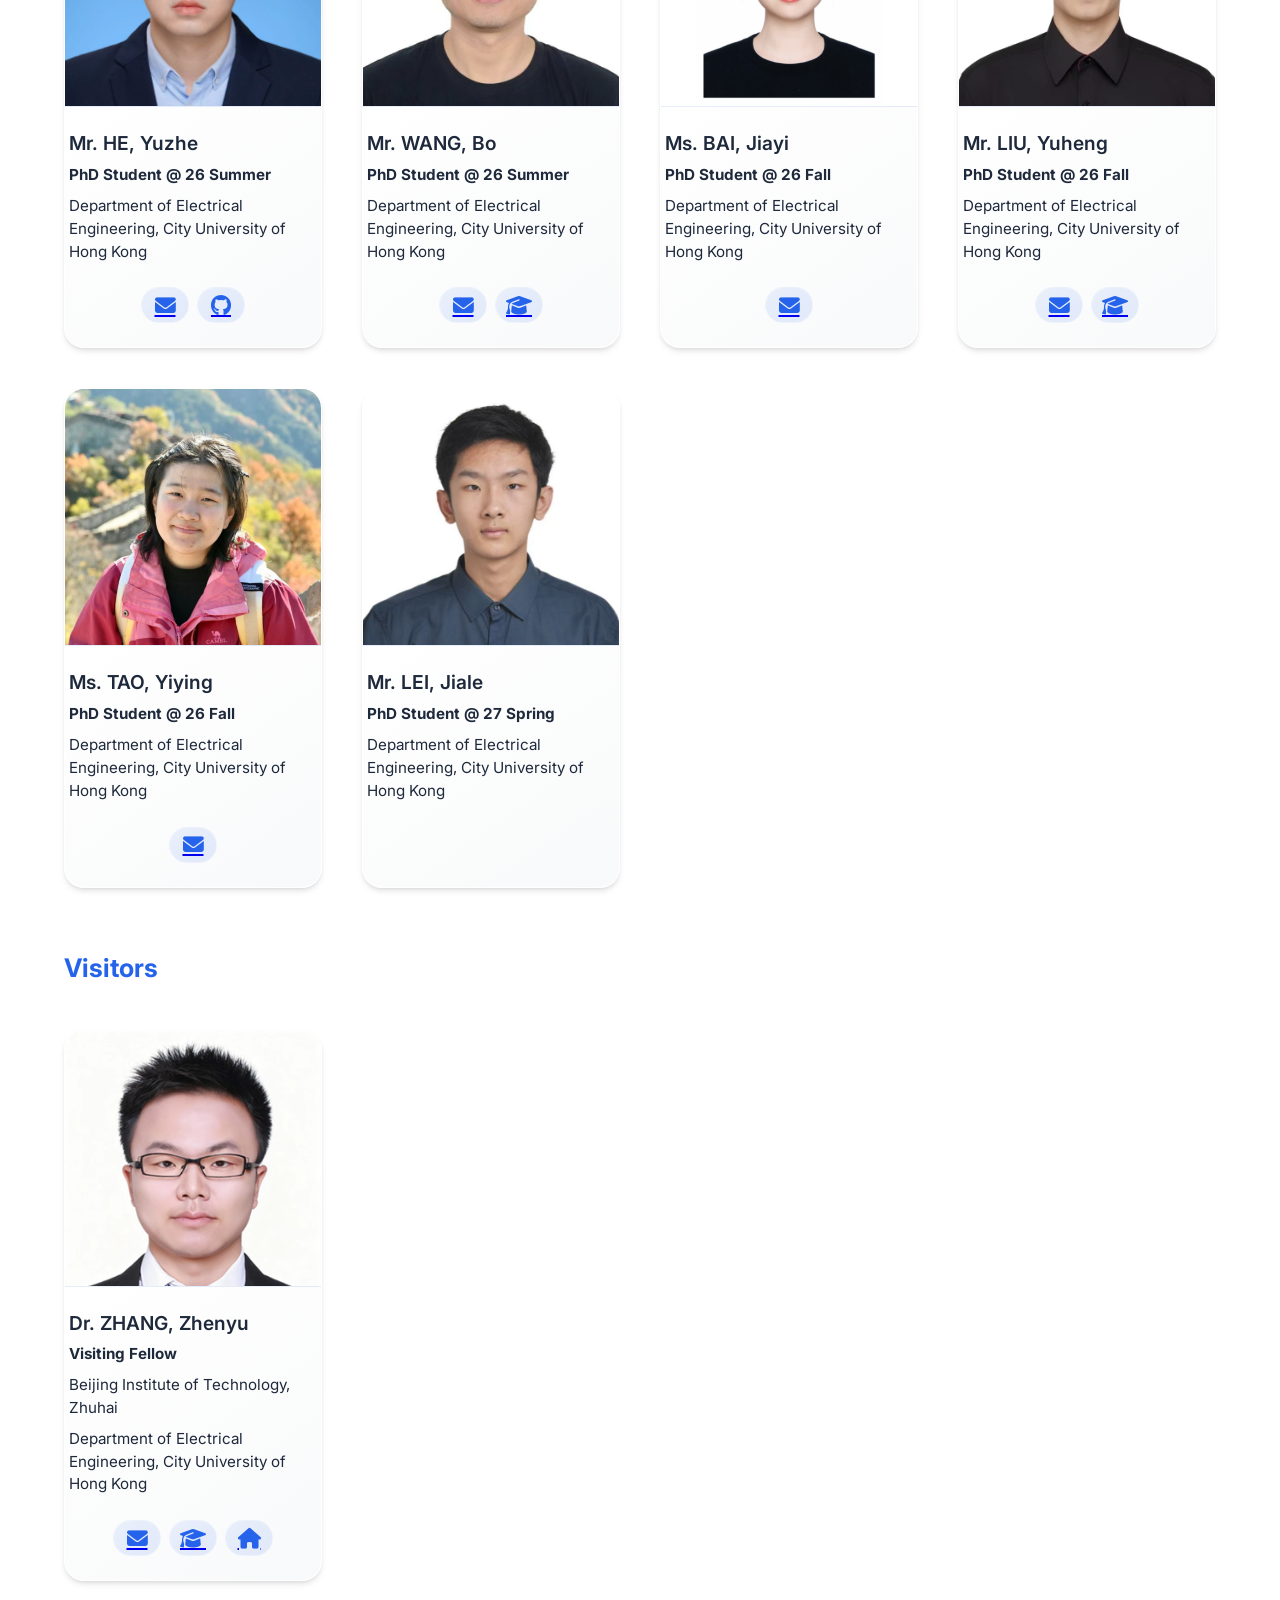
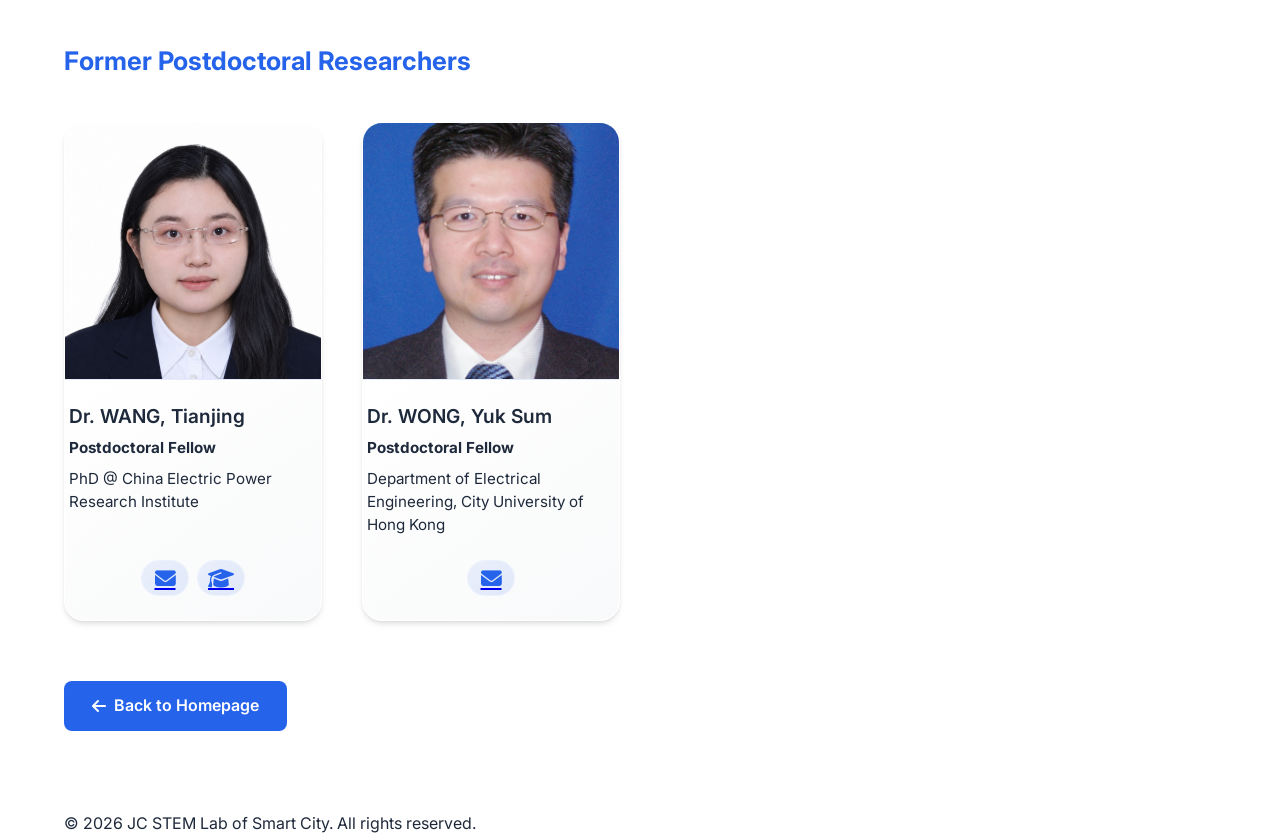
<file: pages/team.html>
<!DOCTYPE html>
<html lang="en">
<head>
    <meta charset="UTF-8">
    <meta name="viewport" content="width=device-width, initial-scale=1.0">
    <title>Team | JC STEM Lab of Future Energy Systems</title>
    <link rel="icon" type="image/png" href="/assets/favicon.png">
    <link rel="stylesheet" href="../styles.css">
    <link rel="stylesheet" href="../js/i18n.css">
    <script defer src="../js/i18n-content.js"></script>
    <script defer src="../js/i18n.js"></script>
    <link rel="stylesheet" href="https://cdnjs.cloudflare.com/ajax/libs/font-awesome/6.4.0/css/all.min.css">
    <link href="https://fonts.googleapis.com/css2?family=Inter:wght@300;400;500;600;700&display=swap" rel="stylesheet">
    <style>
        .team-member h4 a {
            color: var(--text-color);
            text-decoration: none;
            transition: color 0.3s;
        }
        
        .team-member h4 a:hover {
            color: var(--primary-color);
            text-decoration: underline;
        }
        
        /* 修改头像容器为1:1 */
        .team-member {
            display: flex;
            flex-direction: column;
            background: var(--card-bg);
            border-radius: 20px;
            overflow: hidden;
            box-shadow: var(--shadow-md);
            transition: all 0.4s cubic-bezier(0.25, 0.8, 0.25, 1);
            border: 1px solid rgba(255, 255, 255, 0.2);
            position: relative;
            height: 100%; /* 确保所有卡片等高 */
        }

        .team-member::before {
            content: '';
            position: absolute;
            top: 0;
            left: 0;
            right: 0;
            bottom: 0;
            background: linear-gradient(135deg, rgba(var(--primary-rgb), 0.06) 0%, transparent 100%);
            border-radius: 20px;
            opacity: 0;
            transition: opacity 0.4s ease;
            z-index: 1;
        }

        .team-member:hover::before {
            opacity: 1;
        }

        .team-member:hover {
            transform: translateY(-8px) scale(1.02);
            box-shadow: var(--shadow-lg);
            border-color: rgba(var(--primary-rgb), 0.22);
        }

        .team-member img {
            width: 100%;
            aspect-ratio: 1/1;
            object-fit: cover;
            height: auto;
            transition: transform 0.4s ease;
            position: relative;
            z-index: 2;
        }

        .team-member:hover img {
            transform: scale(1.05);
        }
        
        /* 修改卡片内容区域样式 */
        .team-member-content {
            padding: 1.5rem 0.25rem 1.5rem 0.25rem;
            background: linear-gradient(145deg, rgba(255, 255, 255, 0.95) 0%, rgba(248, 249, 250, 0.95) 100%);
            backdrop-filter: blur(10px);
            position: relative;
            z-index: 3;
            border-top: 1px solid rgba(var(--primary-rgb), 0.10);
            flex: 1;
            display: flex;
            flex-direction: column;
            justify-content: flex-start;
        }

        .team-member h4 {
            font-size: 1.2rem;
            font-weight: 600;
            margin: 0 0 0.5rem 0;
            color: var(--text-color);
            line-height: 1.3;
        }

        .team-member p {
            font-size: 0.95rem;
            color: var(--muted);
            margin: 0 0 0.5rem 0;
            line-height: 1.5;
        }

        /* 修改social icon样式 */
        .member-links {
            display: flex;
            gap: 8px;
            margin-top: auto;
            padding: 1rem 0 0 0;
            justify-content: center;
        }
        
        .member-links a {
            display: flex;
            align-items: center;
            justify-content: center;
            border-radius: 20px;
            transition: all 0.4s cubic-bezier(0.25, 0.8, 0.25, 1);
            background: linear-gradient(145deg, rgba(var(--primary-rgb), 0.08) 0%, rgba(var(--primary-rgb), 0.12) 100%);
            width: auto;
            min-width: 48px;
            height: 36px;
            padding: 0 10px;
            border: 1px solid rgba(255, 255, 255, 0.3);
            position: relative;
            overflow: hidden;
        }

        .member-links a::before {
            content: '';
            position: absolute;
            top: 50%;
            left: 50%;
            width: 0;
            height: 0;
            background: radial-gradient(circle, rgba(var(--primary-rgb), 0.18) 0%, transparent 70%);
            border-radius: 50%;
            transform: translate(-50%, -50%);
            transition: all 0.4s ease;
        }

        .member-links i {
            color: var(--primary-color);
            font-size: 1.3rem;
            position: relative;
            z-index: 2;
            transition: color 0.3s ease;
        }

        .member-links a:hover {
            background: var(--button-gradient);
            transform: translateY(-4px) scale(1.1);
            box-shadow: var(--shadow-md);
            border-color: rgba(var(--primary-rgb), 0.28);
        }

        .member-links a:hover::before {
            width: 120%;
            height: 120%;
        }

        .member-links a:hover i {
            color: #fff;
        }
        
        /* 修改间距样式 */
        
        .section-title {
            font-size: 2rem;
            margin-bottom: 0rem;
            position: relative;
            display: inline-block;
        }
        
        
        .team-container {
            margin-bottom: 60px;  /* 增加底部间距 */
        }
        
        .team-category {
            margin-bottom: 20px;  /* 增加底部间距 */
        }
        
        
        .team-category h3 {
            font-size: 1.6rem;
            margin-bottom: 30px;
            margin-top: 60px;
            padding-bottom: 10px;
            border-bottom: 2px solid var(--background-color);
            color: var(--primary-color);
        }
        
        .team-members {
            display: grid;
            grid-template-columns: repeat(auto-fill, minmax(250px, 1fr));
            gap: 2.5rem;  /* 增加成员卡片之间的间距 */
            align-items: stretch; /* 让所有卡片拉伸到相同高度 */
        }
        
        /* Lab Director 特殊样式 - 居中显示 */
        .team-members.lab-director-members {
            display: flex !important;
            justify-content: center !important;
            align-items: center !important;
            gap: 2.5rem;
        }
        
        .team-members.lab-director-members .team-member {
            max-width: 350px; /* 限制最大宽度 */
        }
        
        /* Navbar logo 样式 */
        .nav-logo {
            display: flex;
            align-items: center;
        }
        
        .nav-logo img {
            height: 40px;
            width: auto;
        }
        
        .empty-category-note {
            color: var(--muted);
            font-style: italic;
            padding: 15px;
            text-align: center;
        }

        /* 加载动画 */
        .loading-container {
            display: flex;
            justify-content: center;
            align-items: center;
            height: 300px;
            flex-direction: column;
        }

        .loading-spinner {
            border: 5px solid #f3f3f3;
            border-top: 5px solid var(--primary-color);
            border-radius: 50%;
            width: 50px;
            height: 50px;
            animation: spin 1s linear infinite;
            margin-bottom: 20px;
        }

        @keyframes spin {
            0% { transform: rotate(0deg); }
            100% { transform: rotate(360deg); }
        }

        /* Override Prof. Fang's role highlight color */
        b[style*="color:#1565C0"] {
            color: var(--primary-color) !important;
        }
        
        
    </style>
</head>
<body>
    <header>
        <div class="container">
            <div class="header-content">
                <div class="profile-info">
                    <!-- Profile info will be loaded from JSON -->
                </div>
            </div>
        </div>
    </header>

    <nav id="main-nav">
        <div class="container nav-container">
            <div class="nav-brand">
                <a href="../index.html#about" class="logo-link">
                    <img src="../assets/logo.png" alt="JC STEM Lab Logo" class="nav-logo-img">
                </a>
            </div>
            <div class="nav-menu" id="team-menu">
                <ul class="nav-links">
                    <li><a href="../index.html#about">Home</a></li>
                    <li><a href="team.html" class="active">Team</a></li>
                </ul>
            </div>
            <button type="button" class="mobile-toggle team-menu-toggle" aria-label="Toggle Navigation" aria-controls="team-menu" aria-expanded="false">
                <svg width="24" height="24" viewBox="0 0 24 24" fill="none" stroke="currentColor" stroke-width="2" aria-hidden="true">
                    <path class="menu-open-icon" d="M3 6h18M3 12h18M3 18h18"/>
                    <path class="menu-close-icon" d="m5 5 14 14M19 5 5 19"/>
                </svg>
            </button>
        </div>
    </nav>

    <main>
        <!-- 加载动画 -->
        <div class="loading-container">
            <div class="loading-spinner"></div>
            <p>Loading team information...</p>
        </div>
    </main>

    <footer>
        <div class="container">
            <p>&copy; <span id="copyright-year"></span> JC STEM Lab of Smart City. All rights reserved.</p>
        </div>
    </footer>

    <!-- 加载脚本 -->
    <script>
        // 加载网站头部信息
        fetch('../data/profile-info.json')
            .then(response => response.json())
            .then(data => {
                const profileInfo = document.querySelector('.profile-info');
                
                // 创建并设置名称
                const name = document.createElement('h1');
                name.innerHTML = data.name;
                profileInfo.appendChild(name);
                
                // 创建并设置副标题
                const subtitle = document.createElement('p');
                subtitle.className = 'subtitle';
                subtitle.innerHTML = processChinese(data.subtitle);
                profileInfo.appendChild(subtitle);
                
                // 创建联系信息容器
                const contactInfo = document.createElement('div');
                contactInfo.className = 'contact-info';
                
                // 添加社交链接
                data.socialLinks.forEach(link => {
                    const a = document.createElement('a');
                    a.href = link.url;
                    a.innerHTML = link.icon;
                    if (link.target) {
                        a.target = link.target;
                    }
                    contactInfo.appendChild(a);
                });
                
                profileInfo.appendChild(contactInfo);
            })
            .catch(error => console.error('Error loading profile info:', error));
        // 包裹中文字符为chinese-text
        function processChinese(text) {
            if (!text) return text;
            return text.replace(/([\u4e00-\u9fa5]+)/g, '<span class="chinese-text">$1</span>');
        }
    </script>
    <!-- 加载团队成员数据 -->
    <script src="../js/team-loader.js"></script>
</body>
</html>
</file>
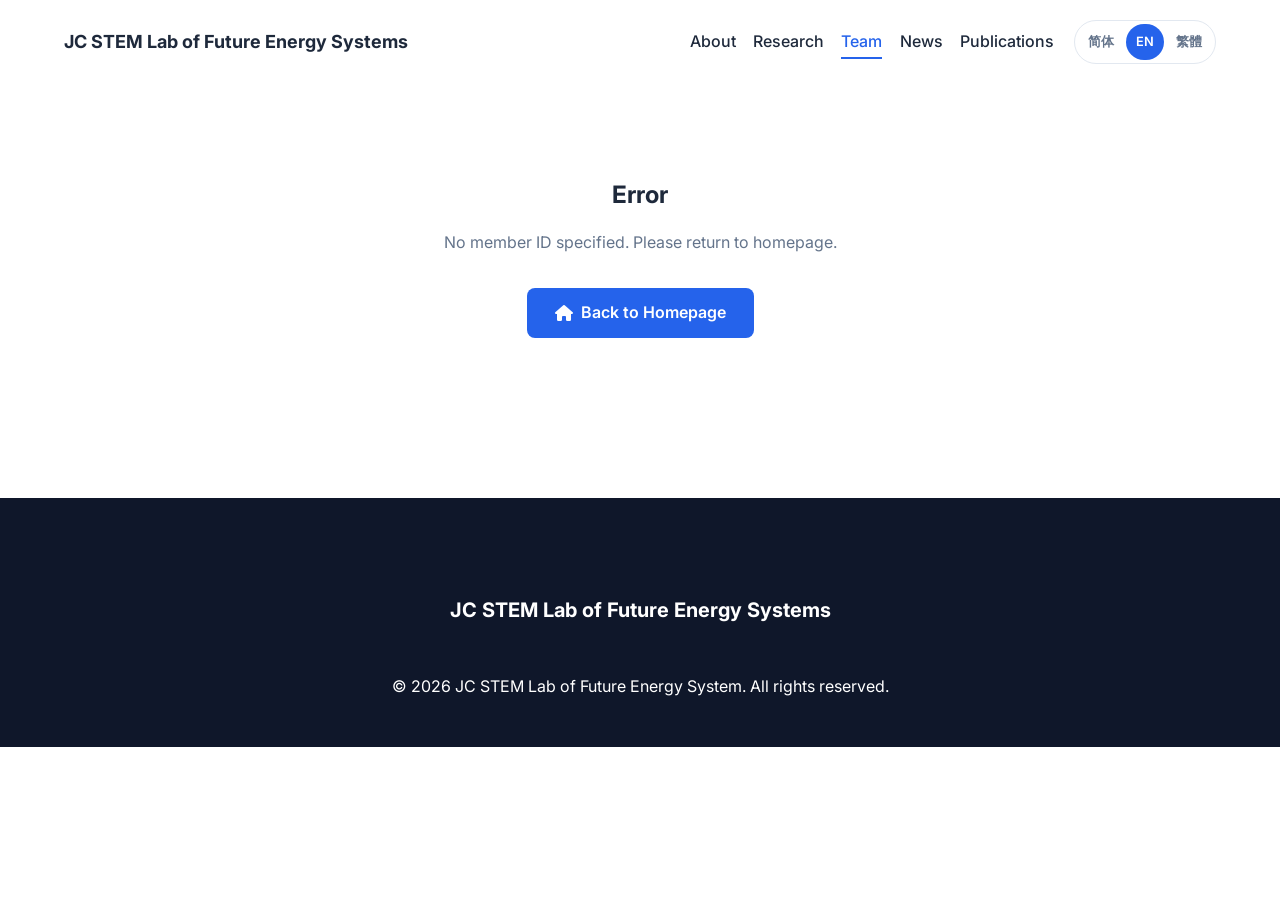
<file: data/people/profile.html>
<!DOCTYPE html>
<html lang="en">
<head>
    <meta charset="UTF-8">
    <meta name="viewport" content="width=device-width, initial-scale=1.0">
    <title>Member Profile | JC STEM Lab of Future Energy Systems</title>
    <link rel="icon" type="image/png" href="../../assets/favicon.png">
    <link rel="stylesheet" href="../../styles.css">
    <link rel="stylesheet" href="../../js/i18n.css">
    <script defer src="../../js/i18n-content.js"></script>
    <script defer src="../../js/i18n.js"></script>
    <link rel="stylesheet" href="https://cdnjs.cloudflare.com/ajax/libs/font-awesome/6.4.0/css/all.min.css">
    <link href="https://fonts.googleapis.com/css2?family=Inter:wght@300;400;500;600;700&display=swap" rel="stylesheet">
    <style>
        body {
            padding-top: 80px;
        }

        /* Profile Page Layout */
        .profile-wrapper {
            max-width: var(--container-width);
            margin: 0 auto;
            padding: 3rem 1.5rem 5rem;
        }

        .profile-header {
            display: grid;
            grid-template-columns: 250px 1fr;
            gap: 3rem;
            margin-bottom: 4rem;
            padding-bottom: 3rem;
            border-bottom: 1px solid var(--border-color);
        }

        .profile-avatar-container {
            display: flex;
            flex-direction: column;
            align-items: center;
            gap: 1.5rem;
        }

        .profile-avatar {
            width: 100%;
            aspect-ratio: 1/1;
            object-fit: cover;
            border-radius: 12px;
        }

        .profile-social-links {
            display: flex;
            gap: 0.75rem;
            justify-content: center;
            flex-wrap: wrap;
        }

        .profile-social-links a {
            display: flex;
            align-items: center;
            justify-content: center;
            width: 40px;
            height: 40px;
            border-radius: 50%;
            background: rgba(var(--primary-rgb), 0.1);
            color: var(--primary);
            text-decoration: none;
            transition: all 0.3s ease;
        }

        .profile-social-links a:hover {
            background: var(--primary);
            color: white;
            transform: scale(1.1);
        }

        .profile-main-info h1 {
            font-size: 2.25rem;
            font-weight: 700;
            color: var(--text-primary);
            margin-bottom: 1rem;
        }

        .profile-role p {
            font-size: 1.05rem;
            color: var(--text-secondary);
            margin-bottom: 0.5rem;
            line-height: 1.6;
        }

        .profile-role b {
            color: var(--text-primary);
            font-weight: 600;
        }

        /* Content Sections */
        .profile-section {
            margin-bottom: 3rem;
        }

        .profile-section h2 {
            font-size: 1.5rem;
            font-weight: 700;
            color: var(--text-primary);
            margin-bottom: 1.5rem;
        }

        .profile-section h2 i {
            color: var(--primary);
            margin-right: 0.75rem;
        }

        .interests-grid {
            display: flex;
            flex-wrap: wrap;
            gap: 0.75rem;
        }

        .interest-badge {
            background: rgba(var(--primary-rgb), 0.08);
            color: var(--primary);
            padding: 0.5rem 1.25rem;
            border-radius: 20px;
            font-size: 0.9rem;
            font-weight: 500;
        }

        .education-timeline {
            display: flex;
            flex-direction: column;
            gap: 2rem;
        }

        .education-item {
            padding-left: 2rem;
            border-left: 2px solid var(--border-color);
            position: relative;
        }

        .education-item::before {
            content: '';
            position: absolute;
            left: -6px;
            top: 6px;
            width: 10px;
            height: 10px;
            background: var(--primary);
            border-radius: 50%;
        }

        .education-item h3 {
            font-size: 1.125rem;
            font-weight: 600;
            color: var(--text-primary);
            margin-bottom: 0.5rem;
        }

        .education-item p {
            font-size: 0.95rem;
            color: var(--text-secondary);
            margin: 0.25rem 0;
        }

        .biography-content {
            font-size: 1.05rem;
            line-height: 1.8;
            color: var(--text-primary);
        }

        .biography-content p {
            margin-bottom: 1.25rem;
        }

        .biography-content a {
            color: var(--primary);
            text-decoration: none;
            font-weight: 500;
        }

        .biography-content a:hover {
            text-decoration: underline;
        }

        /* Loading State */
        .loading-container {
            display: flex;
            justify-content: center;
            align-items: center;
            min-height: 400px;
            flex-direction: column;
            gap: 1rem;
        }

        .loading-spinner {
            border: 4px solid var(--border-color);
            border-top: 4px solid var(--primary);
            border-radius: 50%;
            width: 50px;
            height: 50px;
            animation: spin 1s linear infinite;
        }

        @keyframes spin {
            0% { transform: rotate(0deg); }
            100% { transform: rotate(360deg); }
        }
        
        .error-message {
            text-align: center;
            padding: 3rem 1.5rem;
        }

        .error-message h2 {
            color: var(--text-primary);
            margin-bottom: 1rem;
        }

        .error-message p {
            color: var(--text-secondary);
            margin-bottom: 2rem;
        }

        /* Responsive Design */
        @media (max-width: 768px) {
            .profile-header {
                grid-template-columns: 1fr;
                gap: 2rem;
        }

            .profile-avatar-container {
                max-width: 200px;
                margin: 0 auto;
            }

            .profile-main-info h1 {
                font-size: 1.75rem;
            text-align: center;
            }

            .profile-role {
                text-align: center;
            }
        }
    </style>
</head>
<body>
    <nav id="main-nav">
        <div class="container nav-container">
            <div class="nav-brand">
                <a href="../../index.html" class="logo-link">
                    <span class="logo-text">JC STEM Lab of Future Energy Systems</span>
                </a>
            </div>
            <div class="nav-menu">
            <ul class="nav-links">
                    <li><a href="../../index.html#about">About</a></li>
                    <li><a href="../../index.html#research">Research</a></li>
                    <li><a href="../../index.html#team" class="active">Team</a></li>
                    <li><a href="../../index.html#latest-news">News</a></li>
                    <li><a href="../../index.html#publications">Publications</a></li>
            </ul>
            </div>
        </div>
    </nav>

    <main>
        <div class="loading-container" id="loading">
            <div class="loading-spinner"></div>
            <p style="color: var(--text-secondary);">Loading profile...</p>
        </div>
        
        <div class="profile-wrapper" id="profile-content" style="display: none;">
            <!-- Content will be loaded dynamically -->
        </div>
    </main>

    <footer class="site-footer">
        <div class="container footer-content">
            <div class="footer-brand">
                <h3>JC STEM Lab of Future Energy Systems</h3>
            </div>
            <p class="copyright">&copy; <span id="copyright-year"></span> JC STEM Lab of Future Energy System. All rights reserved.</p>
        </div>
    </footer>

    <script src="../../js/profile-loader.js"></script>
    <script>
        // Set copyright year
        document.getElementById('copyright-year').textContent = new Date().getFullYear();
        
        // Helper function to process Chinese text
        function processChinese(text) {
            if (!text) return text;
            return text.replace(/([\u4e00-\u9fa5]+)/g, '<span class="chinese-text">$1</span>');
        }
    </script>
</body>
</html>
</file>
<file: styles.css>
:root {
    /* Theme tokens (Modern Lab Aesthetic) */
    --primary: #2563eb;
    --primary-light: #60a5fa;
    --primary-dark: #1e40af;
    --primary-rgb: 37, 99, 235;

    --surface: #ffffff;
    --surface-glass: rgba(255, 255, 255, 0.7);
    --surface-dark: #0f172a;

    --text-primary: #1e293b;
    --text-secondary: #64748b;
    --text-muted: #94a3b8;

    --glass-blur: 16px;
    --glass-border: rgba(255, 255, 255, 0.125);
    --glass-shadow: 0 8px 32px 0 rgba(31, 38, 135, 0.07);

    --shadow-sm: 0 1px 3px 0 rgb(0 0 0 / 0.1), 0 1px 2px -1px rgb(0 0 0 / 0.1);
    --shadow-md: 0 4px 6px -1px rgb(0 0 0 / 0.1), 0 2px 4px -2px rgb(0 0 0 / 0.1);
    --shadow-lg: 0 10px 15px -3px rgb(0 0 0 / 0.1), 0 4px 6px -4px rgb(0 0 0 / 0.1);
    --shadow-xl: 0 20px 25px -5px rgb(0 0 0 / 0.1), 0 8px 10px -6px rgb(0 0 0 / 0.1);

    --section-padding: 5rem 0;
    --container-width: 1200px;
    --ease-out-expo: cubic-bezier(0.16, 1, 0.3, 1);
    --transition-base: all 0.4s var(--ease-out-expo);

    /* Legacy mapping for script elements */
    --primary-color: var(--primary);
    --secondary-color: #f8fafc;
    --border-color: #e2e8f0;
}

* {
    margin: 0;
    padding: 0;
    box-sizing: border-box;
    font-family: 'Inter', sans-serif;
}

body {
    background-color: var(--surface);
    color: var(--text-primary);
    line-height: 1.6;
    overflow-x: hidden;
    -webkit-font-smoothing: antialiased;
}

.chinese-text {
    font-family: "楷体", KaiTi, "华文楷体", "STKaiti", serif;
}

html {
    scroll-behavior: smooth;
}

.container {
    max-width: var(--container-width);
    margin: 0 auto;
    padding: 0 1.5rem;
    width: 100%;
}

.section {
    padding: var(--section-padding);
}

.section-title {
    font-size: 2.5rem;
    font-weight: 800;
    margin-bottom: 2rem;
    letter-spacing: -0.02em;
    position: relative;
    display: inline-block;
}

.section-title::after {
    content: '';
    position: absolute;
    bottom: -10px;
    left: 0;
    width: 60px;
    height: 4px;
    background: var(--primary);
    border-radius: 2px;
}

.section-subtitle {
    font-size: 1.125rem;
    color: var(--text-secondary);
    max-width: 800px;
    margin: 0 auto 2rem;
}

/* Buttons */
.btn {
    display: inline-flex;
    align-items: center;
    justify-content: center;
    padding: 0.75rem 1.75rem;
    border-radius: 8px;
    font-weight: 600;
    transition: var(--transition-base);
    cursor: pointer;
    gap: 0.5rem;
    text-decoration: none;
}

.btn-primary {
    background: var(--primary);
    color: white;
}

.btn-primary:hover {
    background: var(--primary-dark);
    transform: translateY(-2px);
    box-shadow: 0 4px 12px rgba(var(--primary-rgb), 0.25);
}

.btn-outline {
    border: 2px solid rgba(255, 255, 255, 0.8);
    color: white;
}

.btn-outline:hover {
    background: rgba(255, 255, 255, 0.1);
    transform: translateY(-2px);
}

/* Navigation */
nav {
    position: fixed;
    top: 0;
    left: 0;
    width: 100%;
    z-index: 1000;
    padding: 1.25rem 0;
    transition: var(--transition-base);
    background: #ffffff;
}

nav.scrolled {
    padding: 0.75rem 0;
    background: #ffffff;
    backdrop-filter: blur(var(--glass-blur));
    -webkit-backdrop-filter: blur(var(--glass-blur));
    border-bottom: 1px solid var(--border-color);
    box-shadow: var(--glass-shadow);
}

.nav-container {
    display: flex;
    justify-content: space-between;
    align-items: center;
}

.nav-brand .logo-link {
    display: flex;
    align-items: center;
    text-decoration: none;
}

.nav-logo-img {
    height: 50px;
    width: auto;
    object-fit: contain;
}

.logo-text {
    font-weight: 700;
    font-size: 1.125rem;
    color: var(--text-primary);
    white-space: nowrap;
}

.nav-links {
    display: flex;
    list-style: none;
    gap: 2.5rem;
}

.nav-links a {
    color: var(--text-primary);
    text-decoration: none;
    font-weight: 500;
    transition: var(--transition-base);
    position: relative;
    padding: 0.5rem 0;
}

.nav-links a:hover,
.nav-links a.active {
    color: var(--primary);
}

.nav-links a::after {
    content: '';
    position: absolute;
    bottom: 0;
    left: 0;
    width: 0;
    height: 2px;
    background: var(--primary);
    transition: var(--transition-base);
}

.nav-links a:hover::after,
.nav-links a.active::after {
    width: 100%;
}

.mobile-toggle {
    display: none;
    background: none;
    border: none;
    font-size: 1.5rem;
    cursor: pointer;
}

/* Hero Section */
#hero {
    height: 100vh;
    width: 100%;
    position: relative;
    overflow: hidden;
    color: white;
}

.hero-slide {
    position: absolute;
    width: 100%;
    height: 100%;
    opacity: 0;
    transition: opacity 1s var(--ease-out-expo);
    display: flex;
    align-items: center;
    z-index: 1;
}

.hero-slide.active {
    opacity: 1;
    z-index: 2;
}

.slide-bg {
    position: absolute;
    width: 100%;
    height: 100%;
    background-size: cover;
    background-position: center;
    transform: scale(1.1);
    transition: transform 6s linear;
}

.hero-slide.active .slide-bg {
    transform: scale(1);
}

.hero-overlay {
    position: absolute;
    width: 100%;
    height: 100%;
    background: linear-gradient(to right, rgba(15, 23, 42, 0.8) 0%, rgba(15, 23, 42, 0.4) 50%, transparent 100%);
}

.hero-content {
    position: relative;
    z-index: 3;
}

.hero-text {
    max-width: 800px;
    transform: translateY(30px);
    opacity: 0;
    transition: all 1s var(--ease-out-expo) 0.3s;
}

.hero-slide.active .hero-text {
    transform: translateY(0);
    opacity: 1;
}

.hero-title {
    font-size: clamp(2.5rem, 5vw, 4.5rem);
    font-weight: 800;
    line-height: 1.1;
    margin-bottom: 1.5rem;
}

.hero-subtitle {
    font-size: 1.25rem;
    opacity: 0.9;
    margin-bottom: 2.5rem;
    max-width: 600px;
}

.hero-actions {
    display: flex;
    gap: 1rem;
    flex-wrap: wrap;
}

.hero-prev,
.hero-next {
    position: absolute;
    top: 50%;
    transform: translateY(-50%);
    width: 50px;
    height: 50px;
    border-radius: 50%;
    background: rgba(255, 255, 255, 0.15);
    backdrop-filter: blur(10px);
    border: 1px solid rgba(255, 255, 255, 0.2);
    color: white;
    font-size: 1.25rem;
    cursor: pointer;
    transition: all 0.3s ease;
    display: flex;
    align-items: center;
    justify-content: center;
    box-shadow: 0 4px 15px rgba(0, 0, 0, 0.1);
    z-index: 10;
}

.hero-prev {
    left: 2rem;
}

.hero-next {
    right: 2rem;
}

.hero-prev:hover,
.hero-next:hover {
    background: rgba(255, 255, 255, 0.25);
    border-color: rgba(255, 255, 255, 0.4);
    transform: translateY(-50%) scale(1.1);
    box-shadow: 0 6px 20px rgba(0, 0, 0, 0.2);
}

.hero-prev:active,
.hero-next:active {
    transform: translateY(-50%) scale(0.95);
}

.hero-controls {
    position: absolute;
    bottom: 3rem;
    width: 100%;
    display: flex;
    justify-content: center;
    z-index: 10;
}

.hero-dots {
    display: flex;
    gap: 1rem;
}

.hero-dot {
    width: 10px;
    height: 10px;
    border-radius: 50%;
    background: rgba(255, 255, 255, 0.3);
    cursor: pointer;
    transition: var(--transition-base);
}

.hero-dot.active {
    background: white;
    width: 30px;
    border-radius: 5px;
}

/* About Section */
.about-grid {
    display: grid;
    grid-template-columns: 1.2fr 0.8fr;
    gap: 4rem;
    align-items: center;
}

.about-lead {
    font-size: 1.25rem;
    color: var(--text-primary);
    font-weight: 500;
    margin-bottom: 1.5rem;
}

.about-highlights {
    display: flex;
    flex-direction: column;
    gap: 2.5rem;
    justify-content: center;
}

.highlight-item {
    display: flex;
    flex-direction: column;
    gap: 0.5rem;
}

.highlight-count {
    font-size: 2.5rem;
    font-weight: 800;
    color: var(--primary);
    line-height: 1;
}

.highlight-label {
    font-size: 0.75rem;
    color: var(--text-secondary);
    text-transform: uppercase;
    font-weight: 600;
    letter-spacing: 0.05em;
    line-height: 1.4;
}

/* Research Section */
.research-grid {
    display: grid;
    grid-template-columns: repeat(auto-fit, minmax(300px, 1fr));
    gap: 1.5rem;
    margin-top: 3rem;
    justify-content: center;
    max-width: 1100px;
    margin-left: auto;
    margin-right: auto;
}

.research-card {
    background: var(--surface);
    border-radius: 12px;
    padding: 1.75rem 1.5rem;
    border: 1px solid #e5e7eb;
    display: flex;
    flex-direction: column;
    align-items: center;
    height: 100%;
    transition: all 0.3s ease;
}

.research-card:hover {
    border-color: #d1d5db;
    box-shadow: 0 4px 12px rgba(0, 0, 0, 0.08);
}

.card-icon-circle {
    width: 64px;
    height: 64px;
    border-radius: 50%;
    background: linear-gradient(135deg, #eff6ff 0%, #dbeafe 100%);
    display: flex;
    align-items: center;
    justify-content: center;
    margin-bottom: 1.25rem;
}

.card-icon-circle i {
    font-size: 1.75rem;
    color: var(--primary);
}

.card-title {
    font-size: 1.125rem;
    font-weight: 700;
    color: var(--text-primary);
    margin-bottom: 0.75rem;
    line-height: 1.4;
    text-align: center;
    width: 100%;
}

.card-description {
    font-size: 0.875rem;
    color: var(--text-secondary);
    line-height: 1.6;
    margin: 0;
    text-align: left;
    width: 100%;
}

/* Join Us */
.join-opportunities {
    display: grid;
    grid-template-columns: repeat(2, minmax(0, 1fr));
    gap: 1.5rem;
    max-width: 760px;
    margin: 0 auto;
}

.join-opportunity {
    display: flex;
    flex-direction: column;
    align-items: center;
    padding: 2rem 1.5rem;
    background: var(--surface);
    border: 1px solid #e5e7eb;
    border-radius: 12px;
    box-shadow: var(--shadow-sm);
    text-align: center;
}

.join-opportunity .card-icon-circle {
    margin-bottom: 1rem;
}

.join-opportunity-title {
    margin-bottom: 0.5rem;
    color: var(--text-primary);
    font-size: 1.25rem;
}

.join-opportunity p {
    color: var(--text-secondary);
}

.join-opportunity a {
    color: var(--primary-dark);
    font-weight: 600;
    overflow-wrap: anywhere;
}

@media (max-width: 600px) {
    .join-opportunities {
        grid-template-columns: 1fr;
        max-width: 420px;
    }
}

/* Team Section */
.team-preview {
    display: grid;
    grid-template-columns: 1.2fr 0.8fr;
    gap: 4rem;
    align-items: center;
}

.team-categories {
    list-style: none;
    margin: 2rem 0;
    display: flex;
    flex-direction: column;
    gap: 1rem;
}

.team-categories li {
    display: flex;
    align-items: center;
    gap: 1rem;
    font-weight: 600;
}

.team-categories i {
    color: var(--primary);
}

.team-category-title {
    font-size: 1.5rem;
    font-weight: 700;
    color: var(--primary);
    margin-top: 3rem;
    margin-bottom: 1.5rem;
    padding-bottom: 0.5rem;
    border-bottom: 2px solid var(--border-color);
}

.team-category-title:first-child {
    margin-top: 2rem;
}

.team-members-grid {
    display: grid;
    grid-template-columns: repeat(auto-fill, minmax(250px, 1fr));
    gap: 2rem;
    margin-bottom: 2rem;
}

.team-members-grid.lab-director-grid {
    grid-template-columns: 1fr;
    justify-items: center;
    max-width: 300px;
    margin-left: auto;
    margin-right: auto;
}

.team-member-card {
    display: flex;
    flex-direction: column;
    background: var(--surface);
    border-radius: 16px;
    overflow: hidden;
    box-shadow: var(--shadow-md);
    transition: all 0.3s ease;
    border: 1px solid var(--border-color);
    height: 100%;
}

.team-member-card:hover {
    transform: translateY(-8px);
    box-shadow: var(--shadow-xl);
    border-color: var(--primary-light);
}

.team-member-card img {
    width: 100%;
    aspect-ratio: 1/1;
    object-fit: cover;
    height: auto;
}

.team-member-card .team-member-content {
    padding: 1.5rem;
    display: flex;
    flex-direction: column;
    flex: 1;
}

.team-member-card h4 {
    font-size: 1.125rem;
    font-weight: 600;
    margin: 0 0 0.75rem 0;
    color: var(--text-primary);
    line-height: 1.3;
}

.team-member-card h4 a {
    color: var(--text-primary);
    text-decoration: none;
    transition: color 0.3s;
}

.team-member-card h4 a:hover {
    color: var(--primary);
    text-decoration: underline;
}

.team-member-card p {
    font-size: 0.9rem;
    color: var(--text-secondary);
    margin: 0 0 0.5rem 0;
    line-height: 1.5;
}

.team-member-card .member-links {
    display: flex;
    gap: 0.5rem;
    margin-top: auto;
    padding-top: 1rem;
    justify-content: center;
}

.team-member-card .member-links a {
    display: flex;
    align-items: center;
    justify-content: center;
    width: 36px;
    height: 36px;
    border-radius: 50%;
    background: rgba(var(--primary-rgb), 0.1);
    color: var(--primary);
    text-decoration: none;
    transition: all 0.3s ease;
}

.team-member-card .member-links a:hover {
    background: var(--primary);
    color: white;
    transform: scale(1.1);
}

/* Contact Section */
.contact-content {
    display: grid;
    grid-template-columns: repeat(auto-fit, minmax(280px, 1fr));
    gap: 2.5rem;
    max-width: 1000px;
    margin: 0 auto;
}

.contact-section {
    background: var(--surface);
    padding: 2rem;
    border-radius: 16px;
    box-shadow: var(--shadow-md);
    border: 1px solid var(--border-color);
    transition: all 0.3s ease;
}

.contact-section:hover {
    transform: translateY(-4px);
    box-shadow: var(--shadow-lg);
    border-color: var(--primary-light);
}

.contact-section h3 {
    font-size: 1.5rem;
    font-weight: 700;
    color: var(--primary);
    margin-bottom: 1rem;
    display: flex;
    align-items: center;
    gap: 0.75rem;
}

.contact-section h3 i {
    font-size: 1.25rem;
}

.contact-section p {
    font-size: 1rem;
    color: var(--text-primary);
    line-height: 1.8;
    margin: 0;
}

.contact-section a {
    color: var(--primary);
    text-decoration: none;
    transition: color 0.3s ease;
}

.contact-section a:hover {
    color: var(--primary-dark);
    text-decoration: underline;
}

/* News Section */
.news-modern-list {
    display: flex;
    flex-direction: column;
    gap: 0;
}

.news-item {
    background: transparent;
    border-radius: 0;
    padding: 2rem 1.5rem;
    display: grid;
    grid-template-columns: 140px 1fr;
    gap: 2rem;
    border: none;
    border-bottom: 1px solid var(--border-color);
    transition: background-color 0.3s ease;
}

.news-item:last-child {
    border-bottom: none;
}

.news-item:hover {
    background-color: rgba(var(--primary-rgb), 0.04);
    border-radius: 8px;
    border-bottom-color: transparent;
}

.news-date {
    display: flex;
    align-items: flex-start;
    justify-content: center;
}

.year-highlight {
    background: transparent;
    color: var(--primary);
    padding: 0;
    border-radius: 0;
    text-align: center;
    font-weight: 700;
    font-size: 0.95rem;
    width: auto;
}

.news-content h3 {
    margin-top: 0;
    font-size: 1.1rem;
    font-weight: 700;
    color: var(--text-primary);
    margin-bottom: 0.75rem;
    line-height: 1.4;
}

.news-content p {
    font-size: 0.95rem;
    color: var(--text-secondary);
    line-height: 1.6;
    margin: 0;
}

.news-gallery {
    display: flex;
    flex-wrap: wrap;
    justify-content: center;
    align-items: center;
    gap: 1rem;
    margin-top: 1.5rem;
}

.news-gallery-item {
    margin-left: var(--gallery-overlap, 0);
    display: block;
    border-radius: 8px;
    overflow: hidden;
    position: relative;
    box-shadow: 0 4px 15px rgba(0, 0, 0, 0.08);
    transition: transform 0.3s ease, box-shadow 0.3s ease;
    max-width: 320px;
    /* Limit the maximum width of the poster/images */
    background: white;
}

.news-gallery-item:hover {
    transform: translateY(-5px);
    box-shadow: 0 8px 25px rgba(0, 0, 0, 0.15);
    z-index: 10 !important;
}

.news-gallery-img {
    display: block;
    max-width: 100%;
    height: auto;
    object-fit: cover;
}

/* Opt-in layout for stories whose photos should be shown in full, side by side. */
.news-gallery--spaced {
    display: grid;
    grid-template-columns: repeat(3, minmax(0, 1fr));
    align-items: start;
    gap: clamp(24px, 2.5vw, 32px);
}

.news-gallery--spaced .news-gallery-item { min-width: 0; max-width: none; }
.news-gallery--spaced .news-gallery-item:hover { transform: none; }
.news-gallery--spaced .news-gallery-img { width: 100%; }

.news-photo-viewer {
    box-sizing: border-box;
    position: fixed;
    inset: 0;
    margin: auto;
    width: 100%;
    height: 100%;
    max-width: none;
    max-height: none;
    border: 0;
    padding: 4rem 1rem 1rem;
    background: transparent;
}
.news-photo-viewer[open] { display: grid; place-items: center; }
.news-photo-viewer::backdrop { background: rgba(10, 12, 16, .88); }
.news-photo-viewer img {
    display: block;
    max-width: 100%;
    max-height: calc(100dvh - 5rem);
    object-fit: contain;
    color: white;
}
.news-photo-viewer button {
    position: absolute;
    top: .6rem;
    right: 1rem;
    min-height: 44px;
    padding: 0 1rem;
    border: 0;
    border-radius: .5rem;
    background: white;
    color: #171717;
    cursor: pointer;
}
html:has(.news-photo-viewer[open]) { overflow: hidden; }

/* Publications Section */
.publication-summary {
    display: flex;
    justify-content: space-between;
    align-items: flex-start;
    gap: 4rem;
    flex-direction: column;
}

.publications-list {
    display: flex;
    flex-direction: column;
    gap: 1rem;
    margin-bottom: 3rem;
    width: 100%;
}

.publication {
    display: grid;
    grid-template-columns: 140px 1fr;
    background: var(--surface);
    border-radius: 12px;
    border: 1px solid var(--border-color);
    overflow: hidden;
}

.pub-venue-label {
    background: var(--secondary-color);
    display: flex;
    flex-direction: column;
    align-items: center;
    justify-content: center;
    padding: 1rem;
    border-right: 1px solid var(--border-color);
}

.pub-number {
    font-size: 1.25rem;
    font-weight: 800;
    color: var(--primary);
}

.venue-text {
    font-size: 0.75rem;
    font-weight: 700;
    text-transform: uppercase;
    opacity: 0.7;
    text-align: center;
}

.pub-content {
    padding: 1.5rem;
}

.pub-content h3 {
    font-size: 1.1rem;
    margin-bottom: 0.5rem;
    color: var(--primary);
}

.authors {
    font-size: 0.875rem;
    color: var(--text-secondary);
    margin-bottom: 1rem;
}

.pub-tags {
    display: flex;
    gap: 0.75rem;
    flex-wrap: wrap;
}

.tag {
    font-size: 0.75rem;
    font-weight: 600;
    padding: 0.25rem 0.75rem;
    border-radius: 4px;
    text-decoration: none;
}

.venue-tag {
    background: rgba(var(--primary-rgb), 0.1);
    color: var(--primary);
}

.code-tag {
    background: var(--secondary-color);
    border: 1px solid var(--border-color);
    color: var(--text-primary);
}

/* Funding & Footer */
.funding-label {
    text-align: center;
    font-size: 1rem;
    color: var(--text-secondary);
    margin-bottom: 1rem;
}

.funding-logos {
    display: flex;
    gap: 3rem;
    flex-wrap: wrap;
    align-items: center;
    justify-content: center;
    margin-top: 2rem;
}

.funding-logo {
    max-height: 60px;
    transition: var(--transition-base);
}

.funding-logo:hover {
    transform: scale(1.05);
}

.globe-container {
    max-width: 200px;
    margin: 0 auto;
}

.site-footer {
    background: var(--surface-dark);
    color: white;
    padding: 6rem 0 3rem;
}

.footer-content {
    display: flex;
    flex-direction: column;
    align-items: center;
    gap: 3rem;
}

.footer-brand {
    display: flex;
    align-items: center;
}

.footer-brand h3 {
    color: white;
    font-size: 1.25rem;
    font-weight: 700;
    margin: 0;
}

/* Animations */
.reveal-on-scroll {
    opacity: 0;
    transform: translateY(30px);
    transition: opacity 0.8s var(--ease-out-expo), transform 0.8s var(--ease-out-expo);
}

.reveal-on-scroll.revealed {
    opacity: 1;
    transform: translateY(0);
}

/* Utility */
.mt-4 {
    margin-top: 1.5rem !important;
}

/* Responsive */
@media (max-width: 992px) {

    .about-grid,
    .team-preview {
        grid-template-columns: 1fr;
        gap: 3rem;
    }

    .about-highlights {
        flex-direction: row;
        justify-content: space-around;
        flex-wrap: wrap;
    }

    .research-grid {
        grid-template-columns: repeat(auto-fit, minmax(280px, 1fr));
        gap: 1rem;
    }

    .team-members-grid {
        grid-template-columns: repeat(2, 1fr);
        gap: 1.5rem;
    }
}

@media (max-width: 768px) {
    .news-content { min-width: 0; }
    .news-gallery {
        display: grid;
        grid-template-columns: repeat(2, minmax(0, 1fr));
        gap: 0.75rem;
        align-items: start;
    }
    .news-gallery--spaced {
        grid-template-columns: minmax(0, 1fr);
        gap: 20px;
    }
    .news-gallery-item { margin-left: 0; min-width: 0; max-width: none; }
    .news-gallery-item:only-child { grid-column: 1 / -1; }
    .news-gallery-img { width: 100%; }
    .team-menu-toggle { min-width: 44px; min-height: 44px; }
    .team-menu-toggle svg { vertical-align: middle; }
    .team-menu-toggle[aria-expanded="false"] .menu-close-icon,
    .team-menu-toggle[aria-expanded="true"] .menu-open-icon { display: none; }
    #team-menu:not(.active) { visibility: hidden; }
    .section {
        padding: 3rem 0;
    }

    .hero-title {
        font-size: 2.5rem;
    }

    .hero-prev,
    .hero-next {
        width: 44px;
        height: 44px;
        font-size: 1.1rem;
    }

    .hero-prev {
        left: 1rem;
    }

    .hero-next {
        right: 1rem;
    }

    .hero-controls {
        bottom: 2rem;
    }

    .research-grid {
        grid-template-columns: 1fr;
        gap: 1rem;
    }

    .research-card {
        padding: 1.5rem 1.25rem;
    }

    .team-members-grid {
        grid-template-columns: 1fr;
        gap: 1.5rem;
    }

    .team-members-grid.lab-director-grid {
        max-width: 100%;
    }

    .contact-content {
        grid-template-columns: 1fr;
        gap: 1.5rem;
    }

    .contact-section {
        padding: 1.5rem;
    }

    .news-item,
    .publication {
        grid-template-columns: 1fr;
    }

    .pub-venue-label {
        flex-direction: row;
        justify-content: space-between;
        border-right: none;
        border-bottom: 1px solid var(--border-color);
    }

    .nav-menu {
        position: fixed;
        top: 0;
        right: -100%;
        width: 80%;
        height: 100vh;
        background: var(--surface);
        padding: 6rem 2rem;
        transition: var(--transition-base);
        box-shadow: var(--shadow-xl);
        display: flex;
        flex-direction: column;
        gap: 2rem;
        z-index: 1000;
    }

    .nav-menu.active {
        right: 0;
    }

    .mobile-toggle {
        display: block;
        z-index: 1001;
    }

    .nav-logo-img {
        height: 32px;
    }

    .logo-text {
        font-size: 0.95rem;
    }
}

@media (max-width: 359px) {
    .news-gallery { grid-template-columns: minmax(0, 1fr); }
}
</file>
<file: js/i18n.css>
.language-switch {
    display: inline-flex;
    align-items: center;
    flex-shrink: 0;
    gap: 2px;
    padding: 3px;
    margin-left: 0.5rem;
    border: 1px solid var(--border-color, #dbe2ea);
    border-radius: 999px;
    background: var(--surface, #fff);
}

.language-switch button {
    border: 0;
    border-radius: 999px;
    padding: 7px 10px;
    min-height: 36px;
    font: 600 0.8rem/1.2 Inter, "Microsoft YaHei", "PingFang TC", sans-serif;
    background: transparent;
    color: var(--text-secondary, #475569);
    cursor: pointer;
    white-space: nowrap;
}

.language-switch button:hover { background: #eff6ff; }
.language-switch button[aria-pressed="true"] { background: var(--primary, #2563eb); color: #fff; }
.language-switch button:focus-visible { outline: 2px solid var(--primary, #2563eb); outline-offset: 2px; }
.language-switch-floating { position: fixed; top: 12px; right: 12px; z-index: 1100; }
html:lang(zh-Hans) body { font-family: Inter, "PingFang SC", "Microsoft YaHei", sans-serif; }
html:lang(zh-Hant) body { font-family: Inter, "PingFang TC", "Microsoft JhengHei", sans-serif; }
html:lang(zh-Hans) .about-lead b > span,
html:lang(zh-Hant) .about-lead b > span { display: none; }

/* Keep the language control on the toolbar, outside the mobile navigation drawer. */
.nav-container { gap: 0.75rem; }
.nav-brand { min-width: 0; max-width: 350px; }
.nav-brand .nav-logo-img { max-width: 100%; height: auto; max-height: 45px; }
.nav-menu { margin-left: auto; }
.nav-links { gap: clamp(0.75rem, 1.35vw, 1.5rem); }
.nav-links a { white-space: nowrap; }
@media (min-width: 769px) and (max-width: 1250px) {
    .nav-links { gap: 1.25rem; }
    .nav-brand .logo-text { max-width: 280px; white-space: normal; }
}
@media (max-width: 768px) {
    .language-switch { margin-left: auto; }
    .language-switch button { padding: 7px 8px; min-height: 36px; }
    .nav-container { flex-wrap: wrap; }
    .nav-menu .nav-links { flex-direction: column; gap: 1.25rem; }
    .nav-brand { min-width: 0; max-width: calc(100% - 185px); }
    .nav-brand .nav-logo-img { max-width: 100%; height: auto; max-height: 32px; }
    .nav-brand .logo-text { white-space: normal; font-size: 0.8rem; line-height: 1.3; }
    .mobile-toggle { flex-shrink: 0; }
}
</file>
